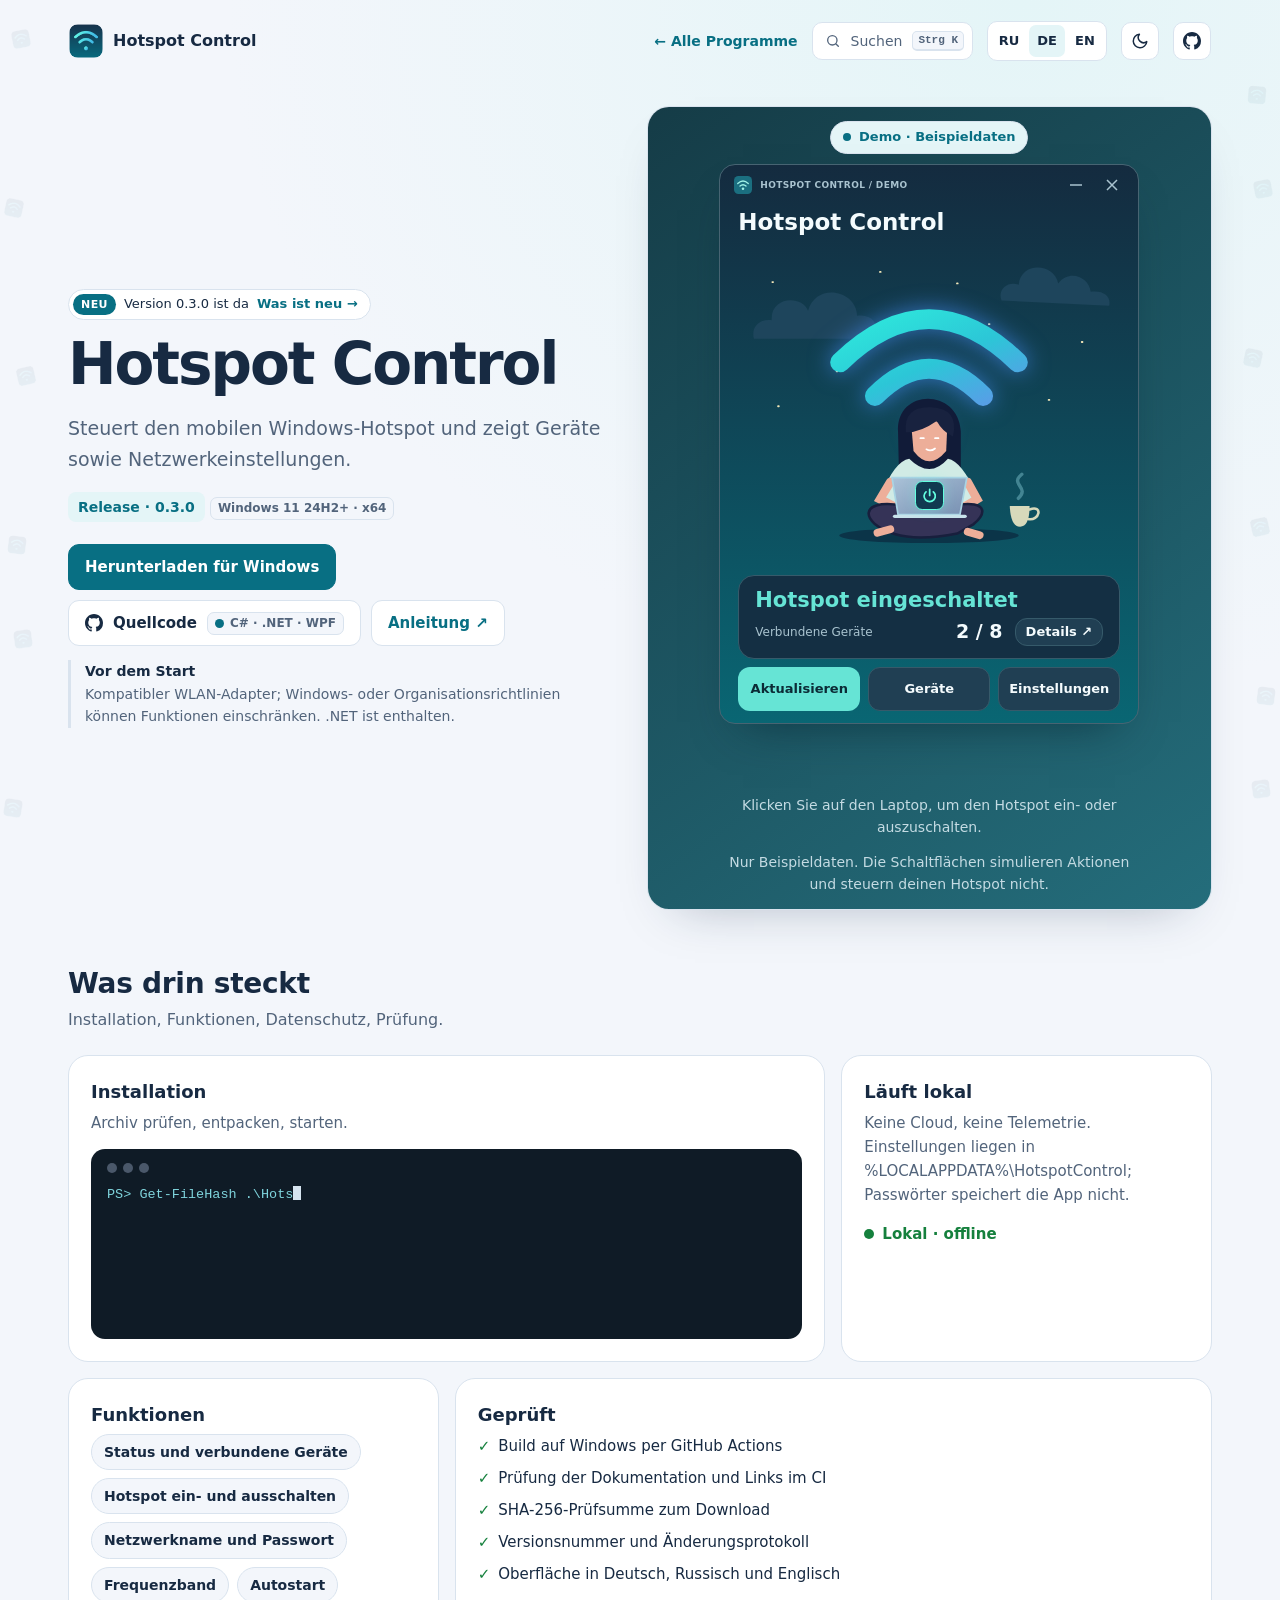
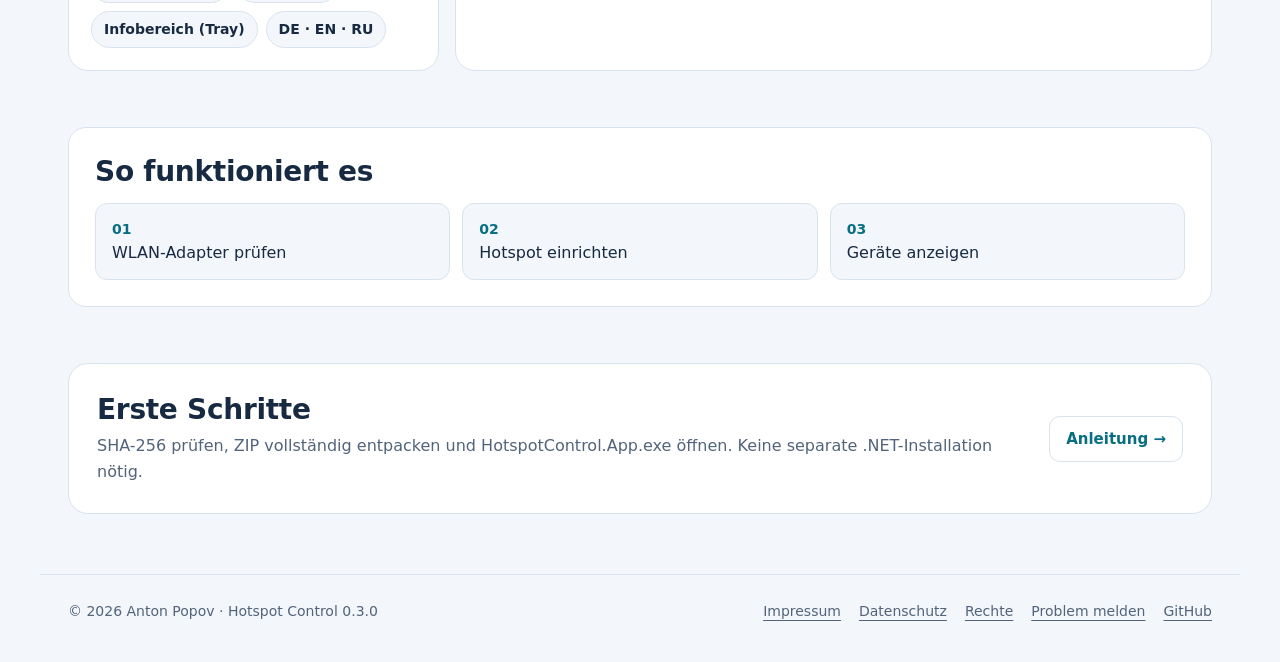
<file: index.html>
<!doctype html>
<html lang="de"><head><meta charset="utf-8"><meta name="viewport" content="width=device-width,initial-scale=1">
<meta name="description" content="Steuert den mobilen Windows-Hotspot und zeigt Geräte sowie Netzwerkeinstellungen."><title>Hotspot Control — Steuert den mobilen Windows-Hotspot und zeigt Geräte sowie Netzwerkeinstellungen</title>
<link rel="icon" href="presentation-icon.ico">
<script src="assets/kit/kit-theme.js"></script>
<link rel="stylesheet" href="assets/kit/kit.css?v=2026.11.16-1">
<link rel="stylesheet" href="presentation.css?v=cfb1ed99">
<script src="assets/kit/programs.js?v=2026.11.16-1" defer></script>
<script src="assets/kit/kit.js?v=2026.11.16-1" defer></script>
</head>
<body class="ppk-page">
<a class="ppk-skip" href="#main">Zum Inhalt</a>
<div class="ppk-nav-wrap" id="ppk-nav-wrap">
<nav class="ppk-nav" aria-label="Hauptnavigation"><a class="ppk-brand" href="index.html"><img src="presentation-icon.ico" alt="" width="34" height="34"><span>Hotspot Control</span></a><span class="ppk-spacer"></span><a class="ppk-back" href="https://popovantondev.github.io/popovantondev/index.html">← Alle Programme</a><button class="ppk-search-btn" type="button" data-ppk-open-search aria-label="Programme durchsuchen"><span>Suchen</span><kbd>Strg K</kbd></button><div class="ppk-langs"><a href="index-ru.html" lang="ru" hreflang="ru">RU</a><a href="index.html" lang="de" hreflang="de" aria-current="page">DE</a><a href="index-en.html" lang="en" hreflang="en">EN</a></div><button class="ppk-icon-btn ppk-theme-btn" type="button" data-ppk-theme aria-label="Farbschema wechseln"></button><a class="ppk-icon-btn ppk-gh-btn" href="https://github.com/popovantondev/HotspotControl" aria-label="GitHub"></a></nav>
</div>
<main class="ppk-shell" id="main">
<section class="ppk-hero"><div>
<a class="ppk-pill" href="https://github.com/popovantondev/HotspotControl/releases/tag/v0.3.0"><span class="ppk-new">NEU</span><span>Version 0.3.0 ist da</span> <span class="ppk-more">Was ist neu →</span></a>
<h1>Hotspot Control</h1><p class="ppk-lead">Steuert den mobilen Windows-Hotspot und zeigt Geräte sowie Netzwerkeinstellungen.</p>
<span class="ppk-status">Release · 0.3.0</span> <span class="ppk-chip">Windows 11 24H2+ · x64</span>
<div class="ppk-actions"><a class="ppk-btn ppk-btn-primary" href="https://github.com/popovantondev/HotspotControl/releases/tag/v0.3.0">Herunterladen für Windows</a><a class="ppk-btn ppk-btn-gh" href="https://github.com/popovantondev/HotspotControl">Quellcode <span class="ppk-chip"><i class="ppk-dot"></i>C# · .NET · WPF</span></a><a class="ppk-btn" href="Guide-de.html">Anleitung ↗</a></div>
<p class="ppk-requirements"><strong>Vor dem Start</strong>Kompatibler WLAN-Adapter; Windows- oder Organisationsrichtlinien können Funktionen einschränken. .NET ist enthalten.</p>
</div>
<figure class="ppk-preview"><div class="ppk-stage">
<!-- hotspot-demo:start -->
<link rel="stylesheet" href="assets/hotspot-demo.css?v=93572a50">
<div class="hsd" data-hotspot-demo hidden></div>
<script src="assets/hotspot-demo/strings-de.js?v=710bd7a7" defer></script>
<script src="assets/hotspot-demo.js?v=efd0f748" defer></script>
<!-- hotspot-demo:end -->
<div class="hsd-static"><a href="docs/images/demo-main-de.png"><img src="assets/web/demo-main-de.fcaf8861.webp" alt="Hotspot Control — Demo-Oberfläche mit künstlichen Daten. Vollständiges Bild öffnen." decoding="async" width="720" height="1230" fetchpriority="high"></a><p class="hsd-caption">Demo-Oberfläche mit künstlichen Daten. Vollständiges Bild öffnen.</p></div>
</div></figure>
</section>
<section class="ppk-bento-section ppk-section ppk-reveal" aria-labelledby="bento-title">
<h2 id="bento-title">Was drin steckt</h2><p class="ppk-sub">Installation, Funktionen, Datenschutz, Prüfung.</p>
<div class="ppk-bento">
<div class="ppk-tile ppk-wide"><h3>Installation</h3><p>Archiv prüfen, entpacken, starten.</p><div class="ppk-term" role="group" aria-label="Terminal"><div class="ppk-term-bar"><i></i><i></i><i></i></div><div class="ppk-term-out"><div class="ppk-ps">PS&gt; Get-FileHash .\HotspotControl-0.3.0-win-x64.zip -Algorithm SHA256</div><div class="ppk-ps">PS&gt; Get-Content .\HotspotControl-0.3.0-win-x64.zip.sha256</div><div class="ppk-dim">Beide Werte müssen übereinstimmen.</div><div class="ppk-ps">PS&gt; Expand-Archive .\HotspotControl-0.3.0-win-x64.zip -DestinationPath .\HotspotControl</div><div class="ppk-ps">PS&gt; .\HotspotControl\HotspotControl-0.3.0-win-x64\HotspotControl.App.exe</div></div></div></div>
<div class="ppk-tile"><h3>Läuft lokal</h3><p>Keine Cloud, keine Telemetrie. Einstellungen liegen in %LOCALAPPDATA%\HotspotControl; Passwörter speichert die App nicht.</p><span class="ppk-live">Lokal · offline</span></div>
<div class="ppk-tile"><h3>Funktionen</h3><div class="ppk-chips"><span>Status und verbundene Geräte</span><span>Hotspot ein- und ausschalten</span><span>Netzwerkname und Passwort</span><span>Frequenzband</span><span>Autostart</span><span>Infobereich (Tray)</span><span>DE · EN · RU</span></div></div>
<div class="ppk-tile ppk-wide"><h3>Geprüft</h3><ul class="ppk-checks"><li>Build auf Windows per GitHub Actions</li><li>Prüfung der Dokumentation und Links im CI</li><li>SHA-256-Prüfsumme zum Download</li><li>Versionsnummer und Änderungsprotokoll</li><li>Oberfläche in Deutsch, Russisch und Englisch</li></ul></div>
</div>
</section>
<section class="ppk-section ppk-process ppk-reveal" aria-labelledby="process-title"><h2 id="process-title">So funktioniert es</h2><ol class="ppk-flow"><li>WLAN-Adapter prüfen</li><li>Hotspot einrichten</li><li>Geräte anzeigen</li></ol></section>
<section class="ppk-section ppk-reveal"><div class="site-start"><div><h2>Erste Schritte</h2><p>SHA-256 prüfen, ZIP vollständig entpacken und HotspotControl.App.exe öffnen. Keine separate .NET-Installation nötig.</p></div><div class="ppk-actions"><a class="ppk-btn" href="Guide-de.html">Anleitung →</a></div></div></section>
</main>
<footer class="ppk-footer">
<span>© 2026 Anton Popov · Hotspot Control 0.3.0</span>
<nav aria-label="Rechtliches"><a href="https://popovantondev.github.io/popovantondev/impressum.html">Impressum</a><a href="https://popovantondev.github.io/popovantondev/datenschutz.html">Datenschutz</a><a href="https://github.com/popovantondev/HotspotControl/blob/main/RIGHTS.de.md">Rechte</a><a href="https://github.com/popovantondev/HotspotControl/issues/new/choose">Problem melden</a><a href="https://github.com/popovantondev/HotspotControl">GitHub</a></nav>
</footer>
</body></html>
</file>
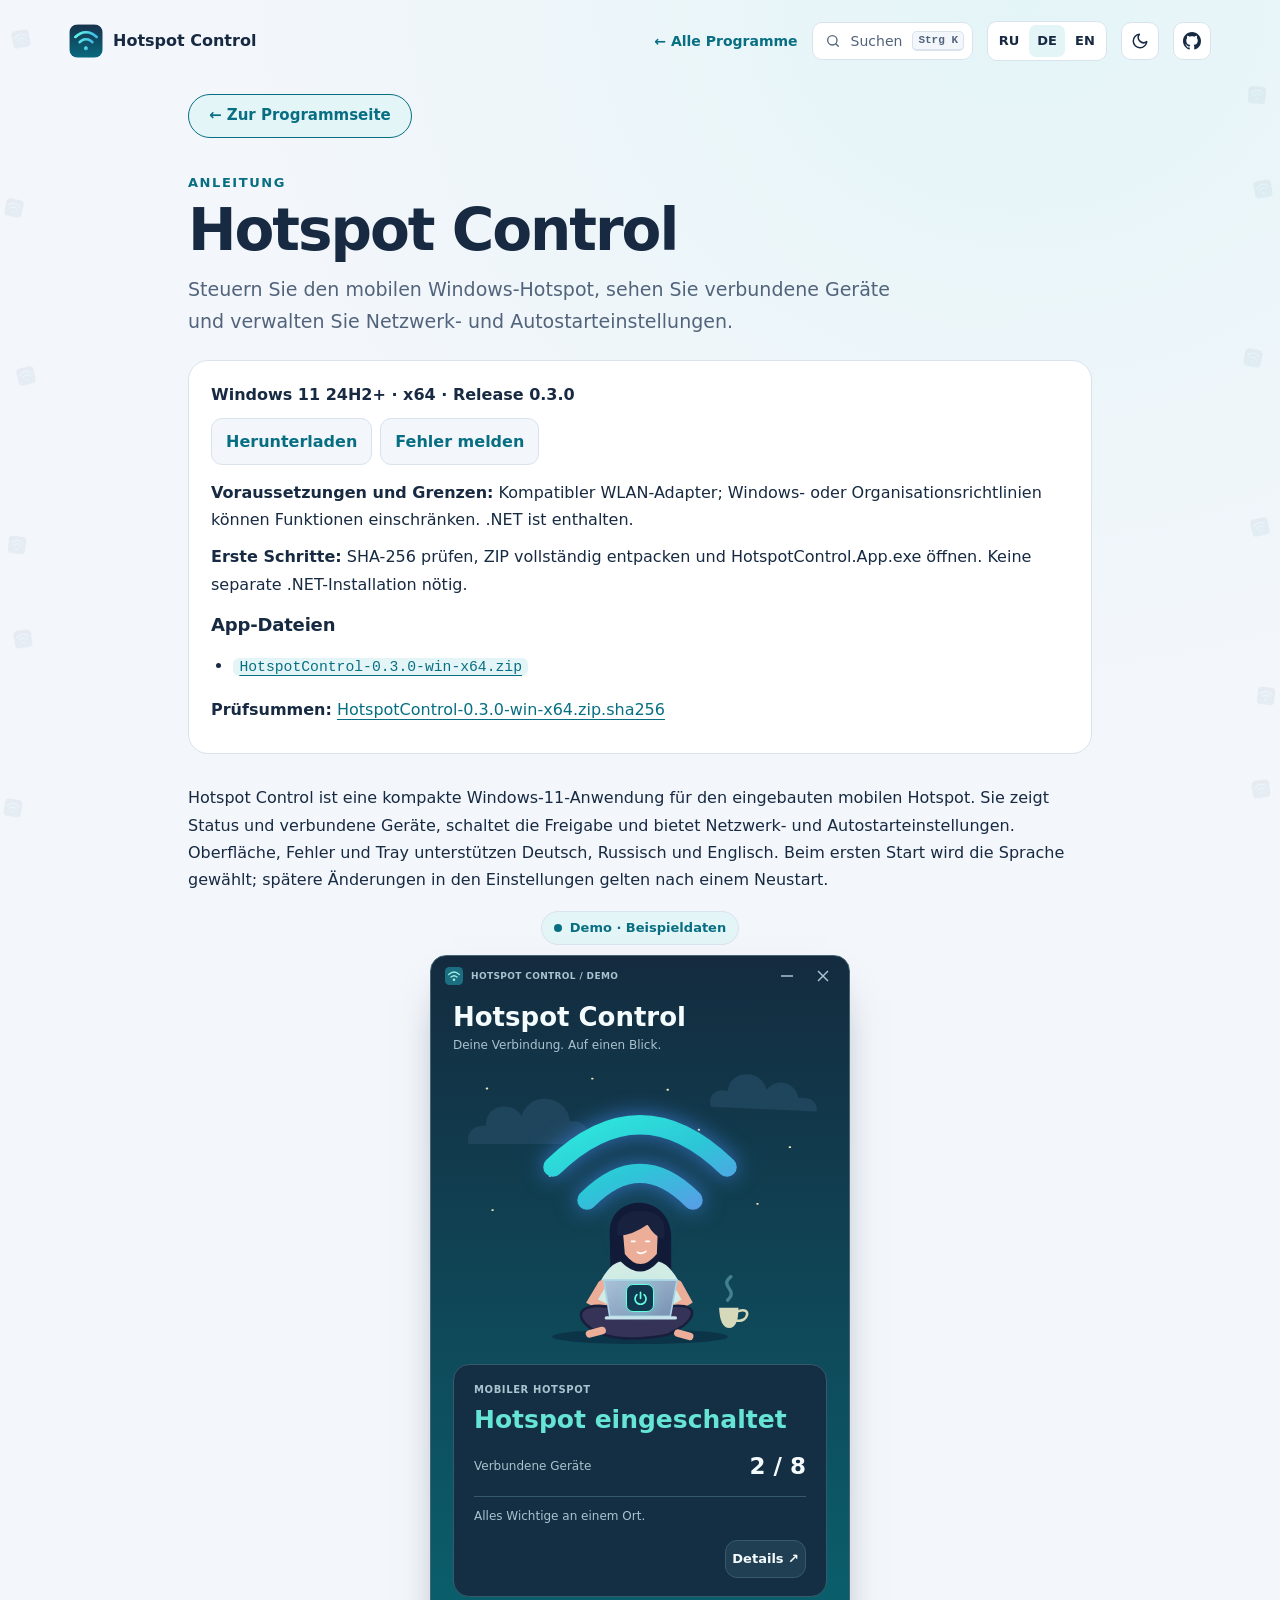
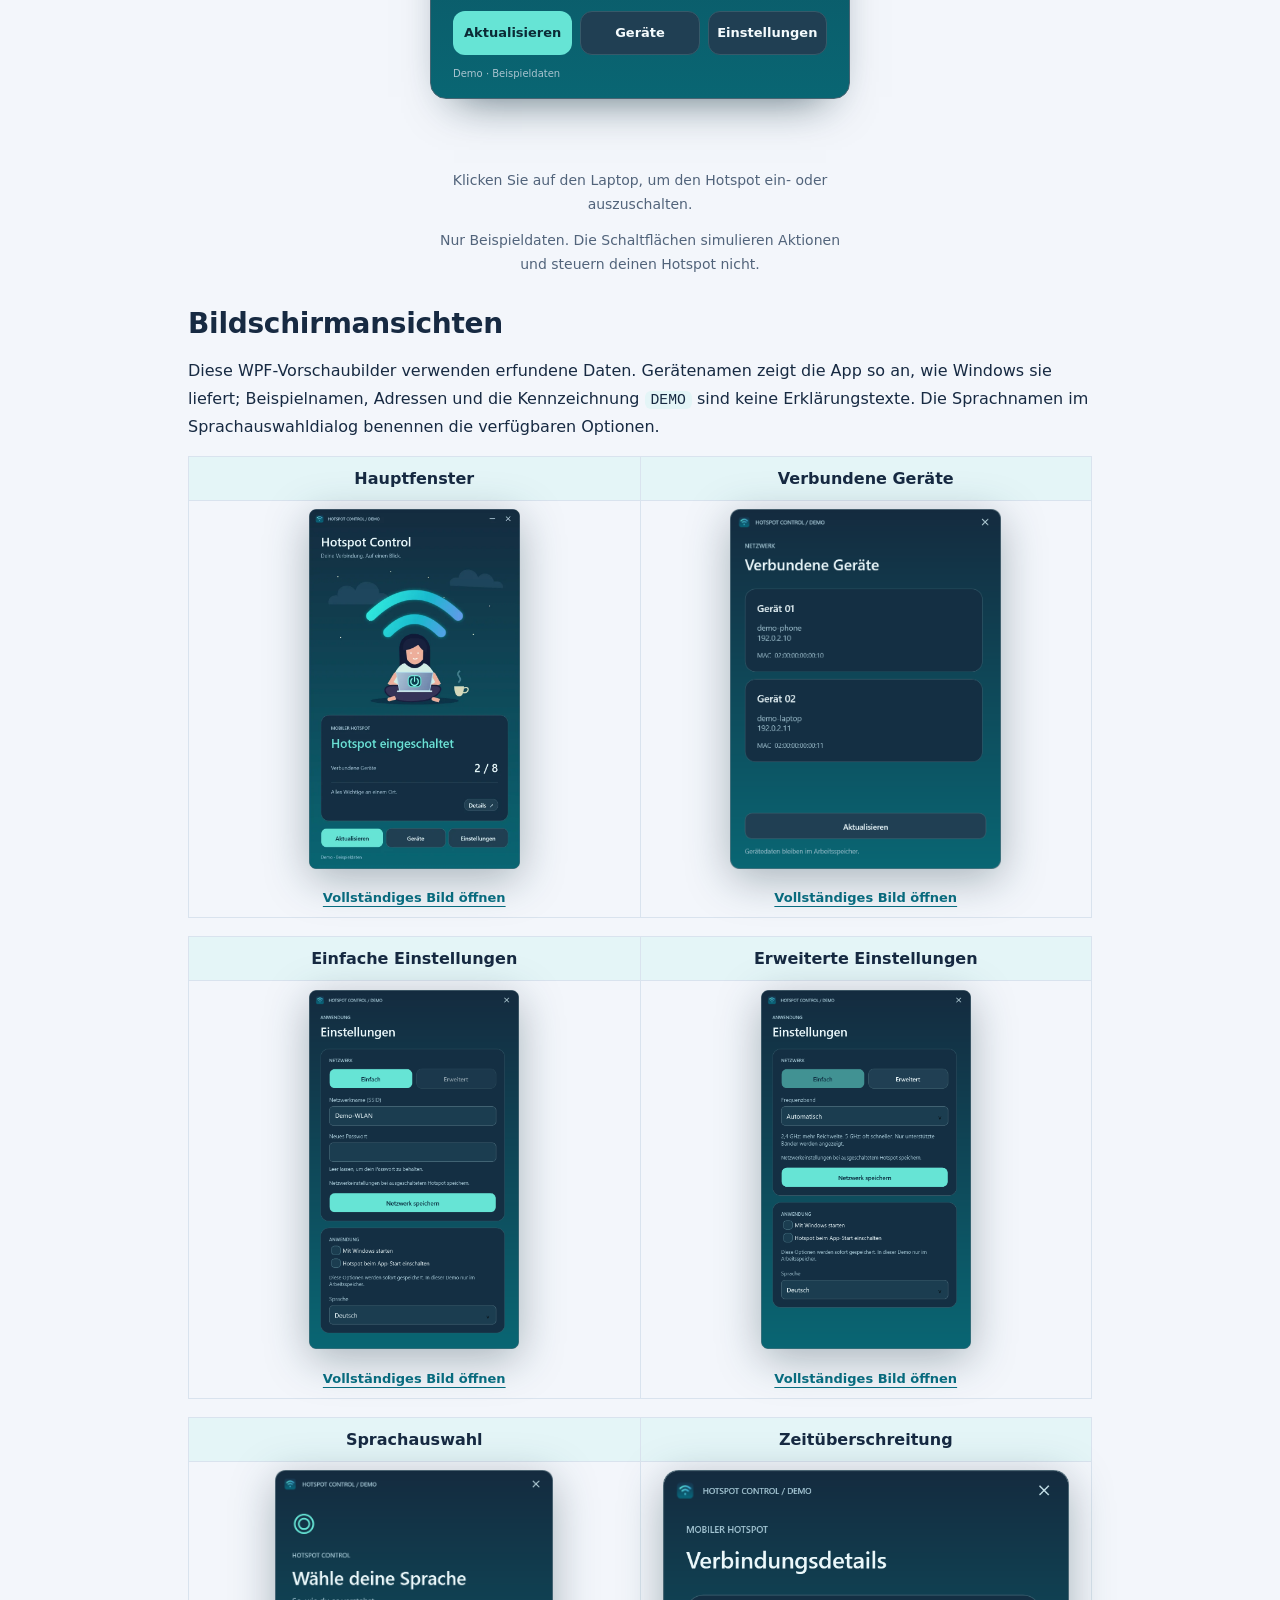
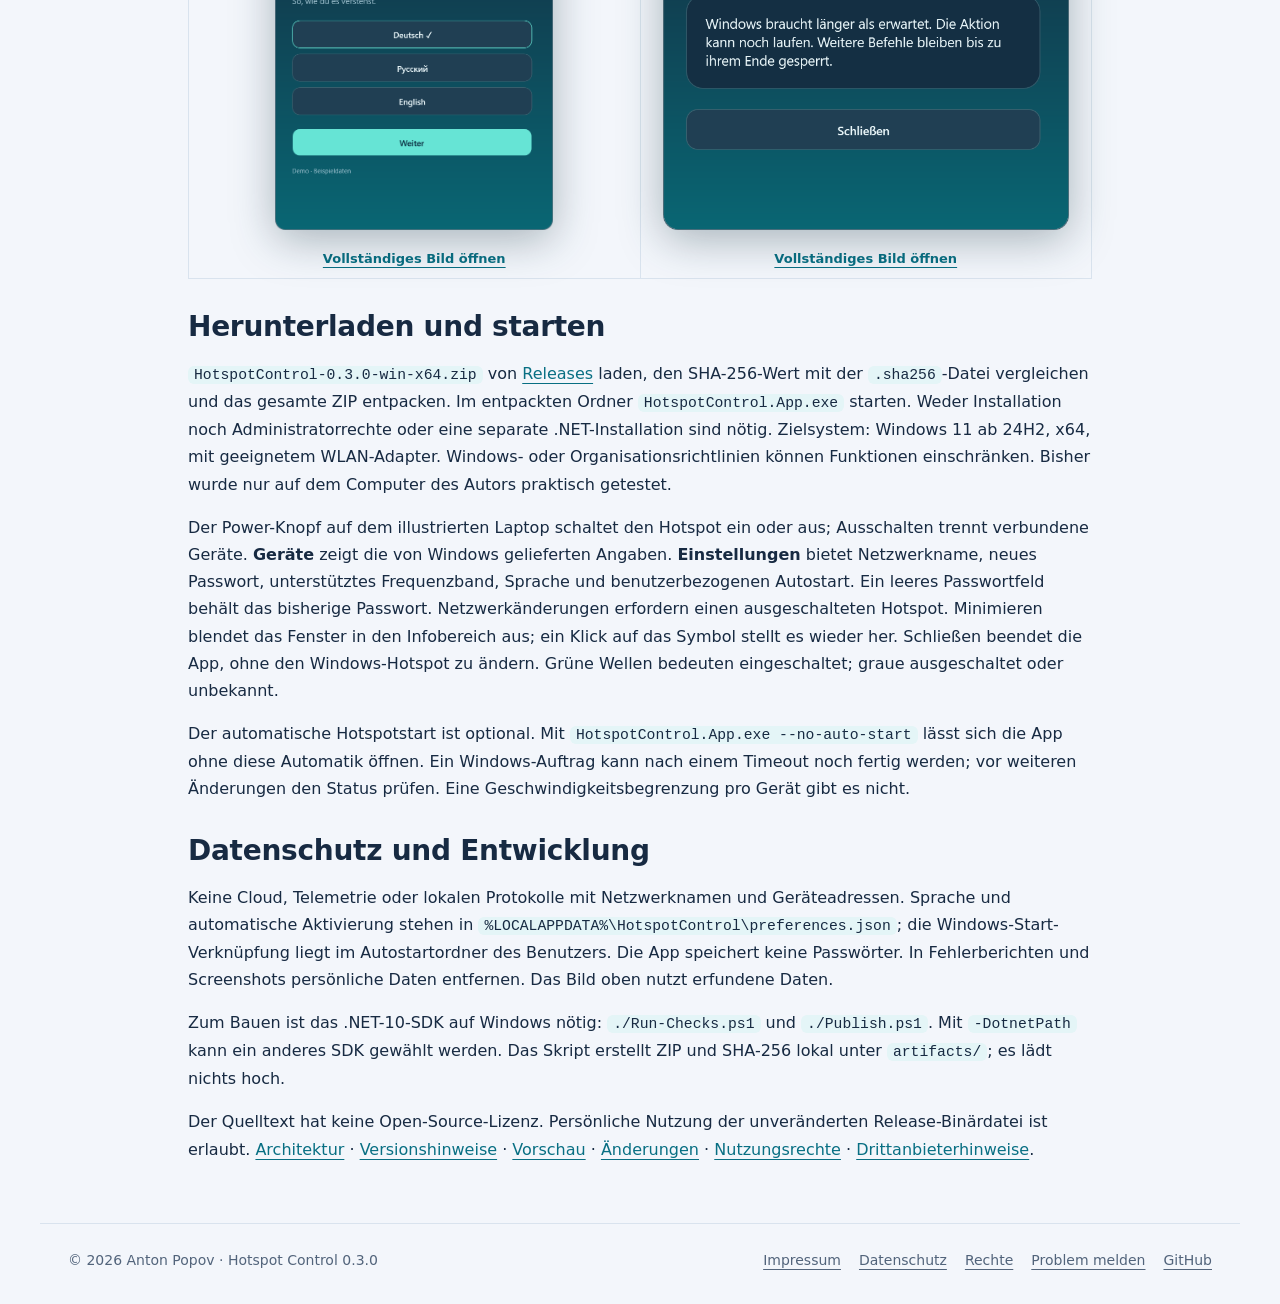
<file: Guide-de.html>
<!doctype html>
<html lang="de"><head><meta charset="utf-8"><meta name="viewport" content="width=device-width,initial-scale=1">
<meta name="description" content="Steuern Sie den mobilen Windows-Hotspot, sehen Sie verbundene Geräte und verwalten Sie Netzwerk- und Autostarteinstellungen."><title>Hotspot Control — Anleitung</title>
<!-- ppk-head:start -->
<link rel="icon" href="presentation-icon.ico">
<script src="assets/kit/kit-theme.js"></script>
<link rel="stylesheet" href="assets/kit/kit.css?v=2026.11.16-1">
<link rel="stylesheet" href="presentation.css?v=cfb1ed99">
<link rel="stylesheet" href="guide-polish.css?v=80c9c462">
<script src="assets/kit/programs.js?v=2026.11.16-1" defer></script>
<script src="assets/kit/kit.js?v=2026.11.16-1" defer></script>
<!-- ppk-head:end -->
</head>
<body class="ppk-page">
<!-- ppk-header:start -->
<a class="ppk-skip" href="#main">Zum Inhalt</a>
<div class="ppk-nav-wrap" id="ppk-nav-wrap">
<nav class="ppk-nav" aria-label="Hauptnavigation"><a class="ppk-brand" href="index.html"><img src="presentation-icon.ico" alt="" width="34" height="34"><span>Hotspot Control</span></a><span class="ppk-spacer"></span><a class="ppk-back" href="https://popovantondev.github.io/popovantondev/index.html">← Alle Programme</a><button class="ppk-search-btn" type="button" data-ppk-open-search aria-label="Programme durchsuchen"><span>Suchen</span><kbd>Strg K</kbd></button><div class="ppk-langs"><a href="Guide-ru.html" lang="ru" hreflang="ru">RU</a><a href="Guide-de.html" lang="de" hreflang="de" aria-current="page">DE</a><a href="Guide-en.html" lang="en" hreflang="en">EN</a></div><button class="ppk-icon-btn ppk-theme-btn" type="button" data-ppk-theme aria-label="Farbschema wechseln"></button><a class="ppk-icon-btn ppk-gh-btn" href="https://github.com/popovantondev/HotspotControl" aria-label="GitHub"></a></nav>
</div>
<!-- ppk-header:end -->
<main class="ppk-shell ppk-prose guide" id="main">
<!-- ppk-guide-home:start --><p class="guide-home"><a class="guide-home-link" href="index.html">← Zur Programmseite</a></p><!-- ppk-guide-home:end -->
<!-- guide-hero:start --><section class="guide-hero"><p class="guide-kicker">Anleitung</p><h1>Hotspot Control</h1><p class="guide-lead">Steuern Sie den mobilen Windows-Hotspot, sehen Sie verbundene Geräte und verwalten Sie Netzwerk- und Autostarteinstellungen.</p></section><!-- guide-hero:end -->
<!-- public-release:start -->
<section class="topic release-summary" aria-label="Erste Schritte">
<p><strong>Windows 11 24H2+ · x64 · Release 0.3.0</strong></p>
<p class="release-actions"><a class="release-link" href="https://github.com/popovantondev/HotspotControl/releases/tag/v0.3.0">Herunterladen</a> <a class="release-link" href="https://github.com/popovantondev/HotspotControl/issues/new/choose">Fehler melden</a></p>
<p><strong>Voraussetzungen und Grenzen:</strong> Kompatibler WLAN-Adapter; Windows- oder Organisationsrichtlinien können Funktionen einschränken. .NET ist enthalten.</p>
<p><strong>Erste Schritte:</strong> SHA-256 prüfen, ZIP vollständig entpacken und HotspotControl.App.exe öffnen. Keine separate .NET-Installation nötig.</p>
<h2>App-Dateien</h2>
<ul>
<li><a href="https://github.com/popovantondev/HotspotControl/releases/download/v0.3.0/HotspotControl-0.3.0-win-x64.zip"><code>HotspotControl-0.3.0-win-x64.zip</code></a></li>
</ul>
<p><strong>Prüfsummen:</strong> <a href="https://github.com/popovantondev/HotspotControl/releases/download/v0.3.0/HotspotControl-0.3.0-win-x64.zip.sha256">HotspotControl-0.3.0-win-x64.zip.sha256</a></p>
</section>
<!-- public-release:end -->
<section class="overview">
<p>Hotspot Control ist eine kompakte Windows-11-Anwendung für den eingebauten mobilen Hotspot. Sie zeigt Status und verbundene Geräte, schaltet die Freigabe und bietet Netzwerk- und Autostarteinstellungen. Oberfläche, Fehler und Tray unterstützen Deutsch, Russisch und Englisch. Beim ersten Start wird die Sprache gewählt; spätere Änderungen in den Einstellungen gelten nach einem Neustart.</p>
<!-- hotspot-demo:start -->
<link rel="stylesheet" href="assets/hotspot-demo.css?v=93572a50">
<div class="hsd" data-hotspot-demo hidden></div>
<script src="assets/hotspot-demo/strings-de.js?v=710bd7a7" defer></script>
<script src="assets/hotspot-demo.js?v=efd0f748" defer></script>
<!-- hotspot-demo:end -->
<p class="hsd-static"><a class="guide-full-image" href="docs/images/demo-main-de.png" aria-label="Vollständiges Bild öffnen"><img src="assets/web/demo-main-de.fcaf8861.webp" alt="Hotspot Control mit fiktiven Demodaten" width="720" height="1230" decoding="async" /></a></p>
</section><section class="topic"><h2 id="bildschirmansichten">Bildschirmansichten</h2>
<p>Diese WPF-Vorschaubilder verwenden erfundene Daten. Gerätenamen zeigt die App so an, wie Windows sie liefert; Beispielnamen, Adressen und die Kennzeichnung <code>DEMO</code> sind keine Erklärungstexte. Die Sprachnamen im Sprachauswahldialog benennen die verfügbaren Optionen.</p>
<table>
<thead>
<tr>
<th>Hauptfenster</th>
<th>Verbundene Geräte</th>
</tr>
</thead>
<tbody>
<tr>
<td><a class="guide-full-image" href="docs/images/screenshots/de/main.png" aria-label="Vollständiges Bild öffnen"><img src="assets/web/main.fcaf8861.webp" alt="Hauptfenster" width="720" height="1230" loading="lazy" decoding="async" /></a></td>
<td><a class="guide-full-image" href="docs/images/screenshots/de/devices.png" aria-label="Vollständiges Bild öffnen"><img src="docs/images/screenshots/de/devices.png" alt="Verbundene Geräte" width="690" height="915" loading="lazy" decoding="async" /></a></td>
</tr>
</tbody>
</table>
<table>
<thead>
<tr>
<th>Einfache Einstellungen</th>
<th>Erweiterte Einstellungen</th>
</tr>
</thead>
<tbody>
<tr>
<td><a class="guide-full-image" href="docs/images/screenshots/de/settings-simple.png" aria-label="Vollständiges Bild öffnen"><img src="docs/images/screenshots/de/settings-simple.png" alt="Einfache Einstellungen" width="690" height="1185" loading="lazy" decoding="async" /></a></td>
<td><a class="guide-full-image" href="docs/images/screenshots/de/settings-advanced.png" aria-label="Vollständiges Bild öffnen"><img src="docs/images/screenshots/de/settings-advanced.png" alt="Erweiterte Einstellungen" width="690" height="1185" loading="lazy" decoding="async" /></a></td>
</tr>
</tbody>
</table>
<table>
<thead>
<tr>
<th>Sprachauswahl</th>
<th>Zeitüberschreitung</th>
</tr>
</thead>
<tbody>
<tr>
<td><a class="guide-full-image" href="docs/images/screenshots/de/language-selection.png" aria-label="Vollständiges Bild öffnen"><img src="docs/images/screenshots/de/language-selection.png" alt="Sprachauswahl" width="660" height="855" loading="lazy" decoding="async" /></a></td>
<td><a class="guide-full-image" href="docs/images/screenshots/de/timeout-message.png" aria-label="Vollständiges Bild öffnen"><img src="docs/images/screenshots/de/timeout-message.png" alt="Meldung bei Zeitüberschreitung" width="660" height="585" loading="lazy" decoding="async" /></a></td>
</tr>
</tbody>
</table>
</section><section class="topic"><h2 id="herunterladen-und-starten">Herunterladen und starten</h2>
<p><code>HotspotControl-0.3.0-win-x64.zip</code> von <a href="https://github.com/popovantondev/HotspotControl/releases/tag/v0.3.0">Releases</a> laden, den SHA-256-Wert mit der <code>.sha256</code>-Datei vergleichen und das gesamte ZIP entpacken. Im entpackten Ordner <code>HotspotControl.App.exe</code> starten. Weder Installation noch Administratorrechte oder eine separate .NET-Installation sind nötig. Zielsystem: Windows 11 ab 24H2, x64, mit geeignetem WLAN-Adapter. Windows- oder Organisationsrichtlinien können Funktionen einschränken. Bisher wurde nur auf dem Computer des Autors praktisch getestet.</p>
<p>Der Power-Knopf auf dem illustrierten Laptop schaltet den Hotspot ein oder aus; Ausschalten trennt verbundene Geräte. <strong>Geräte</strong> zeigt die von Windows gelieferten Angaben. <strong>Einstellungen</strong> bietet Netzwerkname, neues Passwort, unterstütztes Frequenzband, Sprache und benutzerbezogenen Autostart. Ein leeres Passwortfeld behält das bisherige Passwort. Netzwerkänderungen erfordern einen ausgeschalteten Hotspot. Minimieren blendet das Fenster in den Infobereich aus; ein Klick auf das Symbol stellt es wieder her. Schließen beendet die App, ohne den Windows-Hotspot zu ändern. Grüne Wellen bedeuten eingeschaltet; graue ausgeschaltet oder unbekannt.</p>
<p>Der automatische Hotspotstart ist optional. Mit <code>HotspotControl.App.exe --no-auto-start</code> lässt sich die App ohne diese Automatik öffnen. Ein Windows-Auftrag kann nach einem Timeout noch fertig werden; vor weiteren Änderungen den Status prüfen. Eine Geschwindigkeitsbegrenzung pro Gerät gibt es nicht.</p>
</section><section class="topic"><h2 id="datenschutz-und-entwicklung">Datenschutz und Entwicklung</h2>
<p>Keine Cloud, Telemetrie oder lokalen Protokolle mit Netzwerknamen und Geräteadressen. Sprache und automatische Aktivierung stehen in <code>%LOCALAPPDATA%\HotspotControl\preferences.json</code>; die Windows-Start-Verknüpfung liegt im Autostartordner des Benutzers. Die App speichert keine Passwörter. In Fehlerberichten und Screenshots persönliche Daten entfernen. Das Bild oben nutzt erfundene Daten.</p>
<p>Zum Bauen ist das .NET-10-SDK auf Windows nötig: <code>./Run-Checks.ps1</code> und <code>./Publish.ps1</code>. Mit <code>-DotnetPath</code> kann ein anderes SDK gewählt werden. Das Skript erstellt ZIP und SHA-256 lokal unter <code>artifacts/</code>; es lädt nichts hoch.</p>
<p>Der Quelltext hat keine Open-Source-Lizenz. Persönliche Nutzung der unveränderten Release-Binärdatei ist erlaubt. <a href="https://github.com/popovantondev/HotspotControl/blob/main/docs/ARCHITECTURE.de.md">Architektur</a> · <a href="https://github.com/popovantondev/HotspotControl/blob/main/docs/RELEASE_0.3.0.de.md">Versionshinweise</a> · <a href="https://github.com/popovantondev/HotspotControl/blob/main/docs/PREVIEW.de.md">Vorschau</a> · <a href="https://github.com/popovantondev/HotspotControl/blob/main/CHANGELOG.de.md">Änderungen</a> · <a href="https://github.com/popovantondev/HotspotControl/blob/main/RIGHTS.de.md">Nutzungsrechte</a> · <a href="https://github.com/popovantondev/HotspotControl/blob/main/THIRD_PARTY_NOTICES.de.md">Drittanbieterhinweise</a>.</p>
</section>
</main>
<!-- ppk-footer:start -->
<footer class="ppk-footer">
<span>© 2026 Anton Popov · Hotspot Control 0.3.0</span>
<nav aria-label="Rechtliches"><a href="https://popovantondev.github.io/popovantondev/impressum.html">Impressum</a><a href="https://popovantondev.github.io/popovantondev/datenschutz.html">Datenschutz</a><a href="https://github.com/popovantondev/HotspotControl/blob/main/RIGHTS.de.md">Rechte</a><a href="https://github.com/popovantondev/HotspotControl/issues/new/choose">Problem melden</a><a href="https://github.com/popovantondev/HotspotControl">GitHub</a></nav>
</footer>
<!-- ppk-footer:end -->
</body></html>
</file>
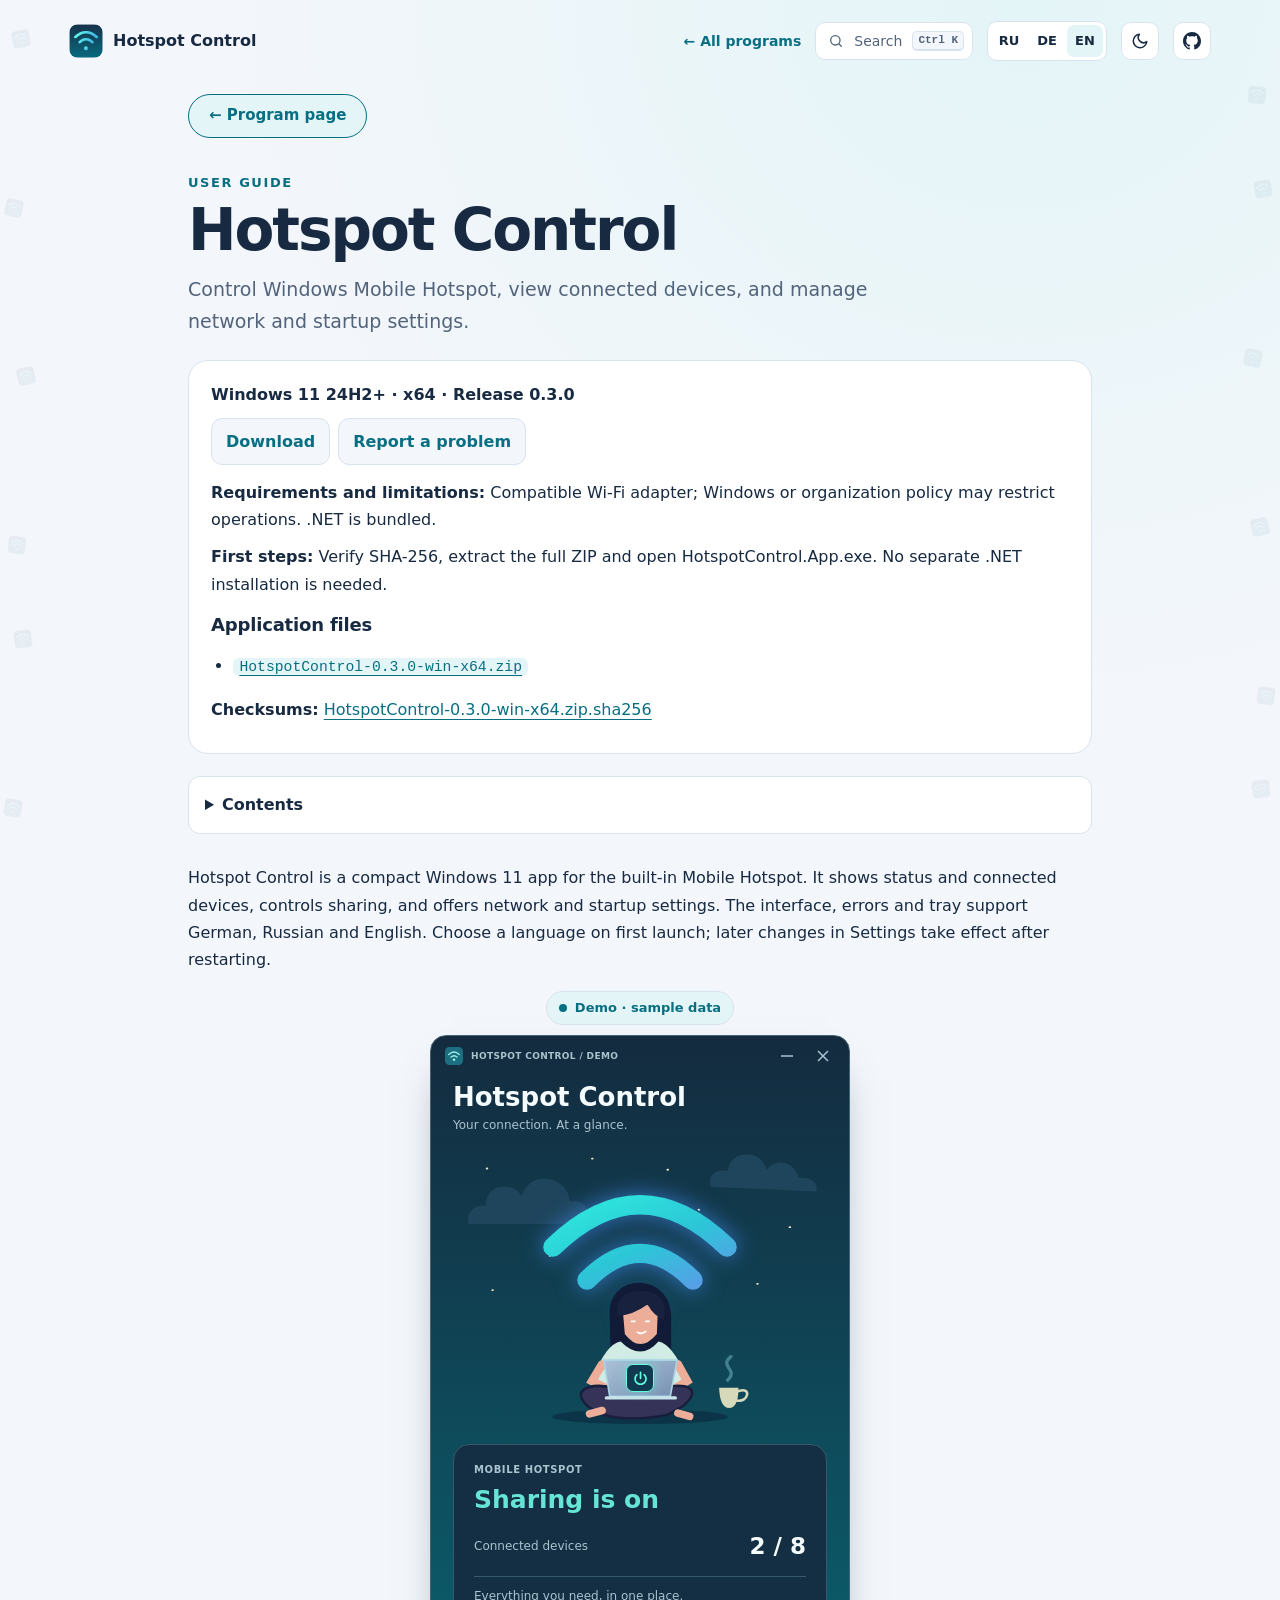
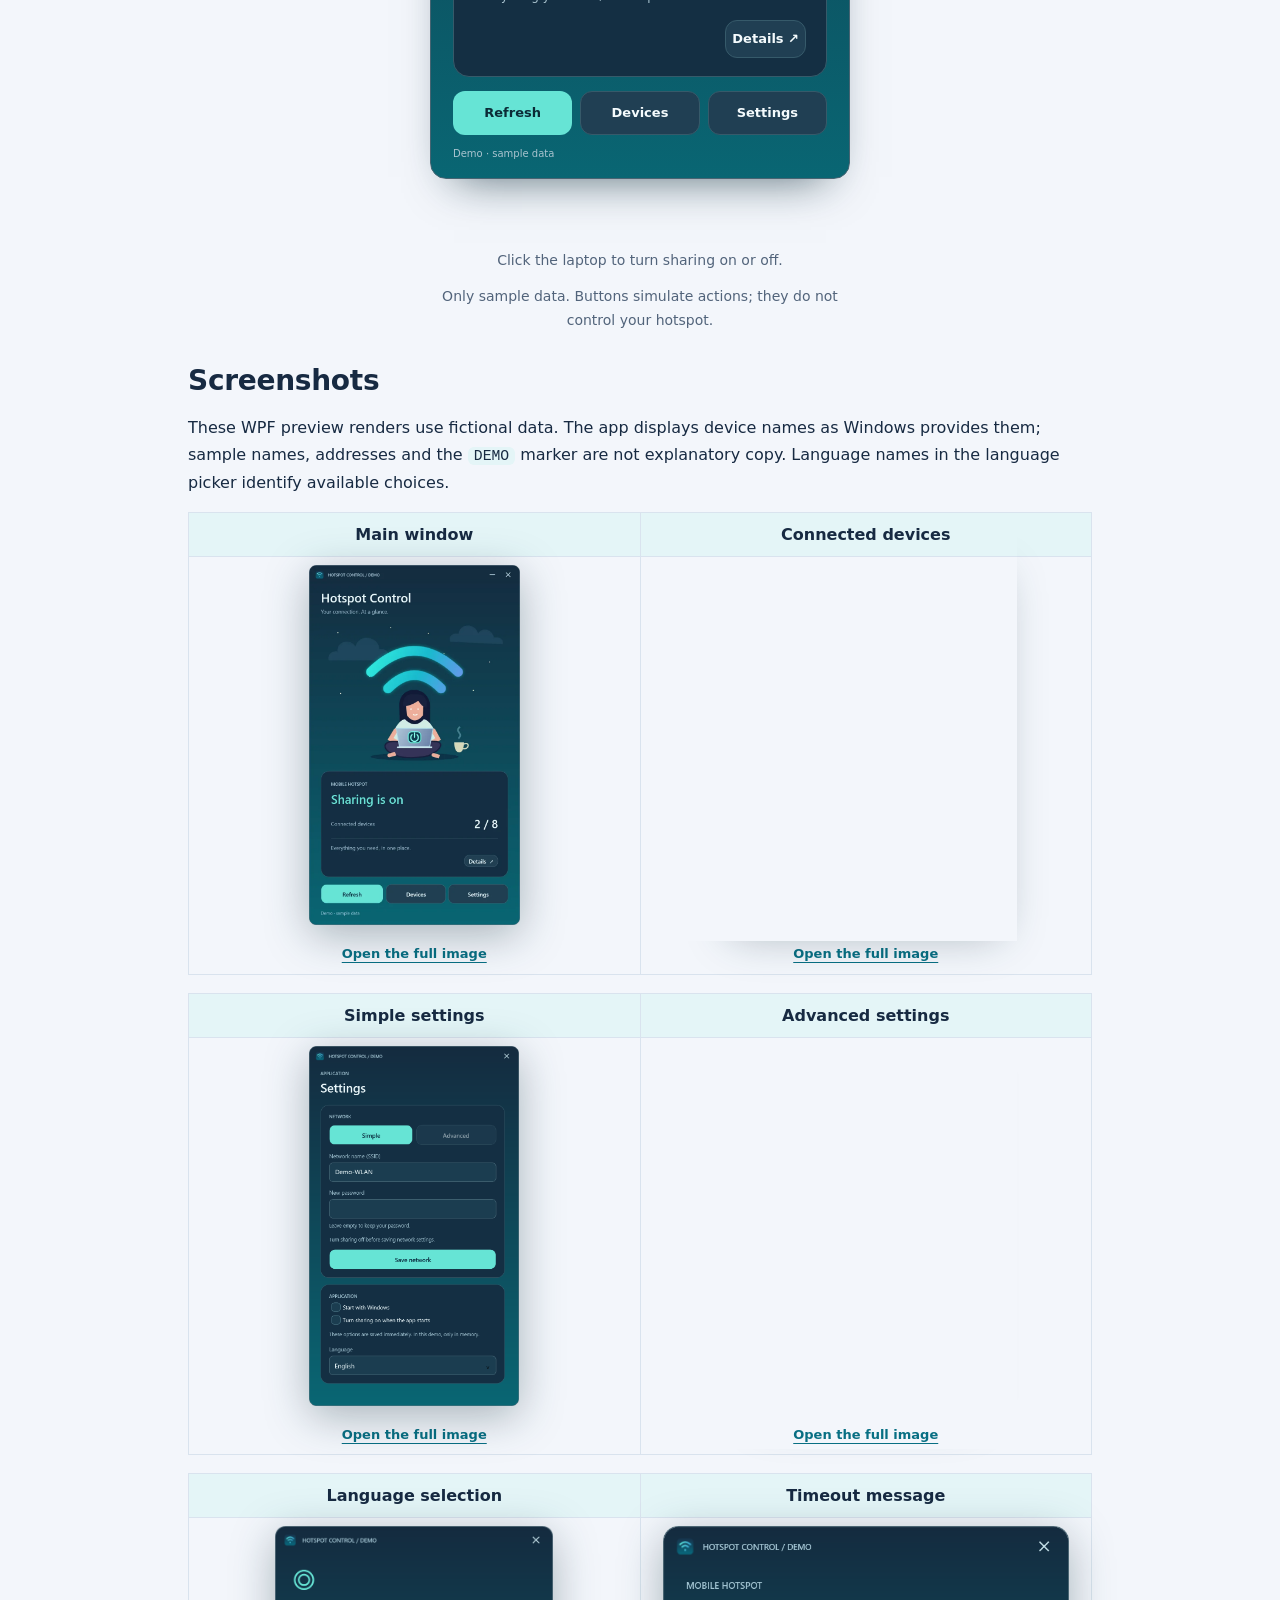
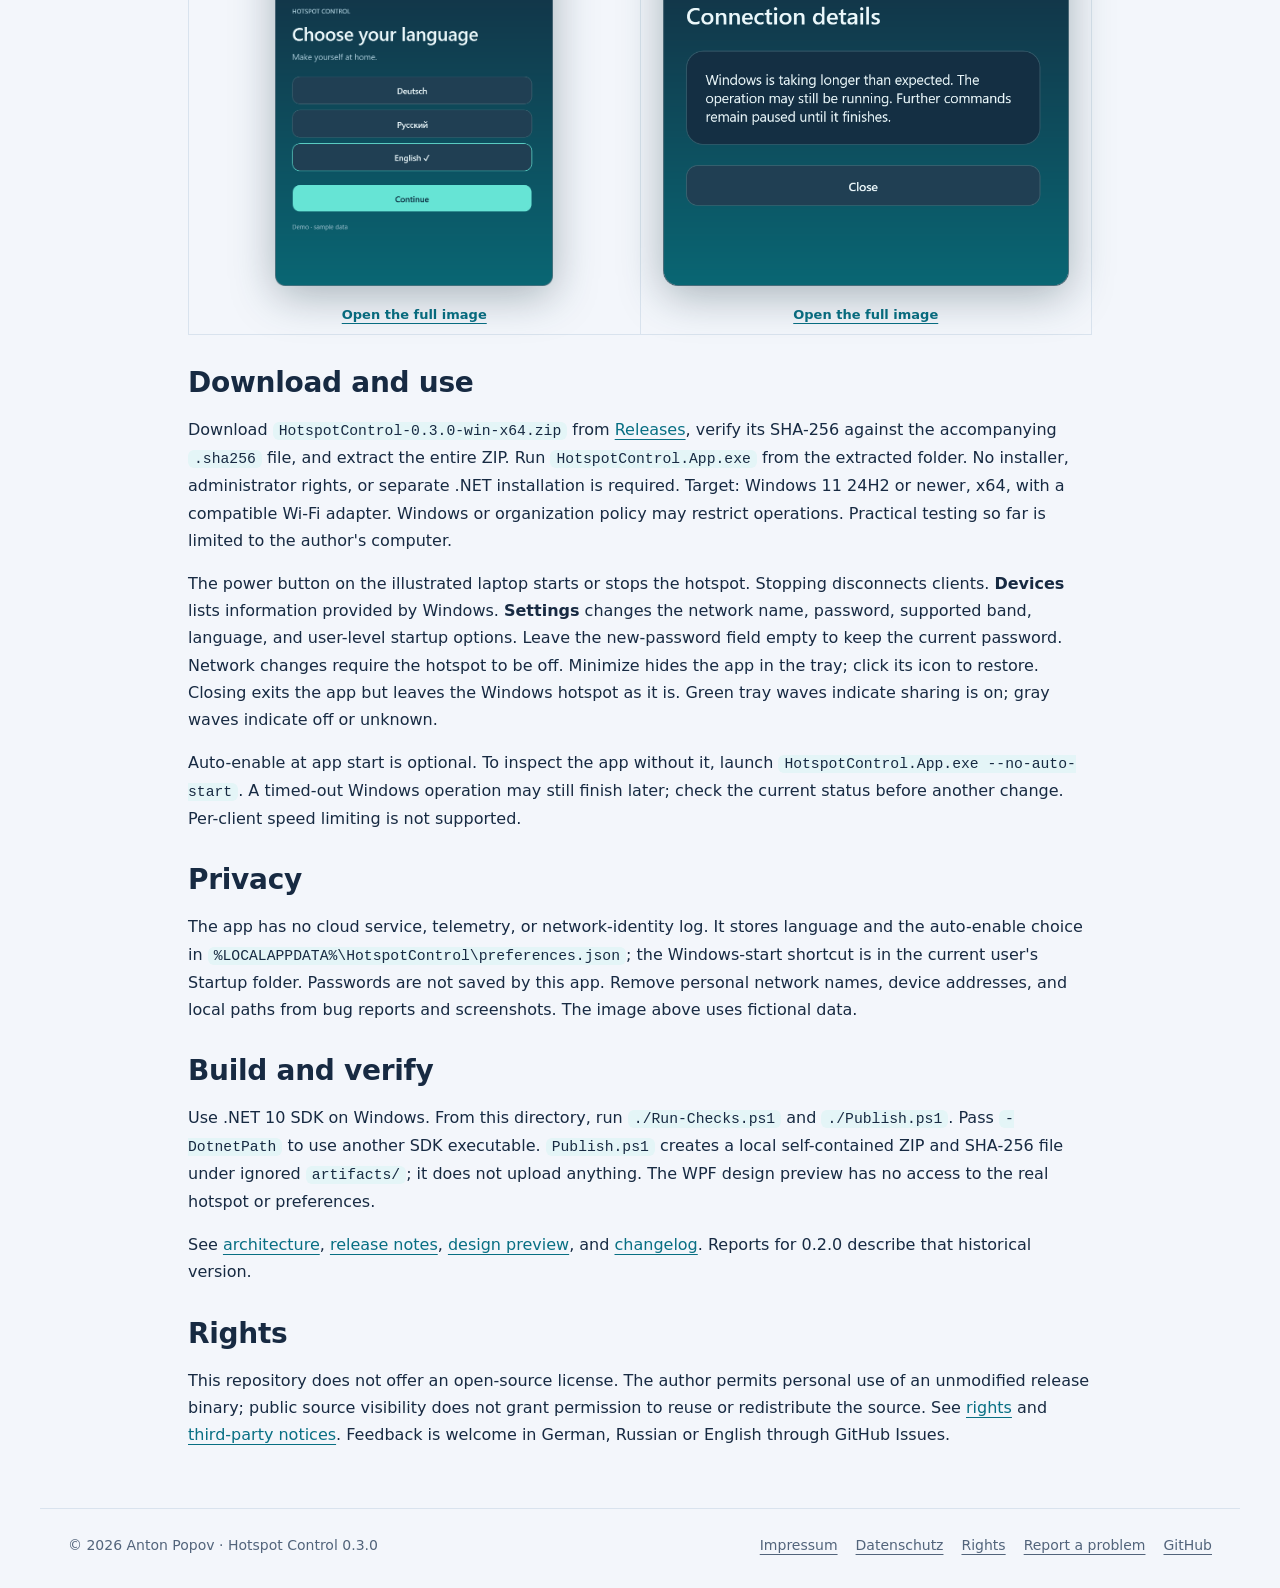
<file: Guide-en.html>
<!doctype html>
<html lang="en"><head><meta charset="utf-8"><meta name="viewport" content="width=device-width,initial-scale=1">
<meta name="description" content="Control Windows Mobile Hotspot, view connected devices, and manage network and startup settings."><title>Hotspot Control — User guide</title>
<!-- ppk-head:start -->
<link rel="icon" href="presentation-icon.ico">
<script src="assets/kit/kit-theme.js"></script>
<link rel="stylesheet" href="assets/kit/kit.css?v=2026.11.16-1">
<link rel="stylesheet" href="presentation.css?v=cfb1ed99">
<link rel="stylesheet" href="guide-polish.css?v=80c9c462">
<script src="assets/kit/programs.js?v=2026.11.16-1" defer></script>
<script src="assets/kit/kit.js?v=2026.11.16-1" defer></script>
<!-- ppk-head:end -->
</head>
<body class="ppk-page">
<!-- ppk-header:start -->
<a class="ppk-skip" href="#main">Skip to content</a>
<div class="ppk-nav-wrap" id="ppk-nav-wrap">
<nav class="ppk-nav" aria-label="Main navigation"><a class="ppk-brand" href="index-en.html"><img src="presentation-icon.ico" alt="" width="34" height="34"><span>Hotspot Control</span></a><span class="ppk-spacer"></span><a class="ppk-back" href="https://popovantondev.github.io/popovantondev/index-en.html">← All programs</a><button class="ppk-search-btn" type="button" data-ppk-open-search aria-label="Search programs"><span>Search</span><kbd>Ctrl K</kbd></button><div class="ppk-langs"><a href="Guide-ru.html" lang="ru" hreflang="ru">RU</a><a href="Guide-de.html" lang="de" hreflang="de">DE</a><a href="Guide-en.html" lang="en" hreflang="en" aria-current="page">EN</a></div><button class="ppk-icon-btn ppk-theme-btn" type="button" data-ppk-theme aria-label="Switch colour scheme"></button><a class="ppk-icon-btn ppk-gh-btn" href="https://github.com/popovantondev/HotspotControl" aria-label="GitHub"></a></nav>
</div>
<!-- ppk-header:end -->
<main class="ppk-shell ppk-prose guide" id="main">
<!-- ppk-guide-home:start --><p class="guide-home"><a class="guide-home-link" href="index-en.html">← Program page</a></p><!-- ppk-guide-home:end -->
<!-- guide-hero:start --><section class="guide-hero"><p class="guide-kicker">User guide</p><h1>Hotspot Control</h1><p class="guide-lead">Control Windows Mobile Hotspot, view connected devices, and manage network and startup settings.</p></section><!-- guide-hero:end -->
<!-- public-release:start -->
<section class="topic release-summary" aria-label="First steps">
<p><strong>Windows 11 24H2+ · x64 · Release 0.3.0</strong></p>
<p class="release-actions"><a class="release-link" href="https://github.com/popovantondev/HotspotControl/releases/tag/v0.3.0">Download</a> <a class="release-link" href="https://github.com/popovantondev/HotspotControl/issues/new/choose">Report a problem</a></p>
<p><strong>Requirements and limitations:</strong> Compatible Wi-Fi adapter; Windows or organization policy may restrict operations. .NET is bundled.</p>
<p><strong>First steps:</strong> Verify SHA-256, extract the full ZIP and open HotspotControl.App.exe. No separate .NET installation is needed.</p>
<h2>Application files</h2>
<ul>
<li><a href="https://github.com/popovantondev/HotspotControl/releases/download/v0.3.0/HotspotControl-0.3.0-win-x64.zip"><code>HotspotControl-0.3.0-win-x64.zip</code></a></li>
</ul>
<p><strong>Checksums:</strong> <a href="https://github.com/popovantondev/HotspotControl/releases/download/v0.3.0/HotspotControl-0.3.0-win-x64.zip.sha256">HotspotControl-0.3.0-win-x64.zip.sha256</a></p>
</section>
<!-- public-release:end -->
<!-- guide-polish:start --><aside class="guide-tools"><details><summary>Contents</summary><ol><li><a href="#screenshots">Screenshots</a></li><li><a href="#download-and-use">Download and use</a></li><li><a href="#privacy">Privacy</a></li><li><a href="#build-and-verify">Build and verify</a></li><li><a href="#rights">Rights</a></li></ol></details></aside><!-- guide-polish:end -->
<section class="overview">
<p>Hotspot Control is a compact Windows 11 app for the built-in Mobile Hotspot. It shows status and connected devices, controls sharing, and offers network and startup settings. The interface, errors and tray support German, Russian and English. Choose a language on first launch; later changes in Settings take effect after restarting.</p>
<!-- hotspot-demo:start -->
<link rel="stylesheet" href="assets/hotspot-demo.css?v=93572a50">
<div class="hsd" data-hotspot-demo hidden></div>
<script src="assets/hotspot-demo/strings-en.js?v=24cd3c91" defer></script>
<script src="assets/hotspot-demo.js?v=efd0f748" defer></script>
<!-- hotspot-demo:end -->
<p class="hsd-static"><a class="guide-full-image" href="docs/images/demo-main-en.png" aria-label="Open the full image"><img src="assets/web/demo-main-en.1774b7c7.webp" alt="Hotspot Control with fictional demo data" width="720" height="1230" decoding="async" /></a></p>
</section><section class="topic"><h2 id="screenshots">Screenshots</h2>
<p>These WPF preview renders use fictional data. The app displays device names as Windows provides them; sample names, addresses and the <code>DEMO</code> marker are not explanatory copy. Language names in the language picker identify available choices.</p>
<table>
<thead>
<tr>
<th>Main window</th>
<th>Connected devices</th>
</tr>
</thead>
<tbody>
<tr>
<td><a class="guide-full-image" href="docs/images/screenshots/en/main.png" aria-label="Open the full image"><img src="assets/web/main.1774b7c7.webp" alt="Main window" width="720" height="1230" loading="lazy" decoding="async" /></a></td>
<td><a class="guide-full-image" href="docs/images/screenshots/en/devices.png" aria-label="Open the full image"><img src="docs/images/screenshots/en/devices.png" alt="Connected devices" width="690" height="915" loading="lazy" decoding="async" /></a></td>
</tr>
</tbody>
</table>
<table>
<thead>
<tr>
<th>Simple settings</th>
<th>Advanced settings</th>
</tr>
</thead>
<tbody>
<tr>
<td><a class="guide-full-image" href="docs/images/screenshots/en/settings-simple.png" aria-label="Open the full image"><img src="docs/images/screenshots/en/settings-simple.png" alt="Simple settings" width="690" height="1185" loading="lazy" decoding="async" /></a></td>
<td><a class="guide-full-image" href="docs/images/screenshots/en/settings-advanced.png" aria-label="Open the full image"><img src="docs/images/screenshots/en/settings-advanced.png" alt="Advanced settings" width="690" height="1185" loading="lazy" decoding="async" /></a></td>
</tr>
</tbody>
</table>
<table>
<thead>
<tr>
<th>Language selection</th>
<th>Timeout message</th>
</tr>
</thead>
<tbody>
<tr>
<td><a class="guide-full-image" href="docs/images/screenshots/en/language-selection.png" aria-label="Open the full image"><img src="docs/images/screenshots/en/language-selection.png" alt="Language selection" width="660" height="855" loading="lazy" decoding="async" /></a></td>
<td><a class="guide-full-image" href="docs/images/screenshots/en/timeout-message.png" aria-label="Open the full image"><img src="docs/images/screenshots/en/timeout-message.png" alt="Timeout message" width="660" height="585" loading="lazy" decoding="async" /></a></td>
</tr>
</tbody>
</table>
</section><section class="topic"><h2 id="download-and-use">Download and use</h2>
<p>Download <code>HotspotControl-0.3.0-win-x64.zip</code> from <a href="https://github.com/popovantondev/HotspotControl/releases/tag/v0.3.0">Releases</a>, verify its SHA-256 against the accompanying <code>.sha256</code> file, and extract the entire ZIP. Run <code>HotspotControl.App.exe</code> from the extracted folder. No installer, administrator rights, or separate .NET installation is required. Target: Windows 11 24H2 or newer, x64, with a compatible Wi-Fi adapter. Windows or organization policy may restrict operations. Practical testing so far is limited to the author's computer.</p>
<p>The power button on the illustrated laptop starts or stops the hotspot. Stopping disconnects clients. <strong>Devices</strong> lists information provided by Windows. <strong>Settings</strong> changes the network name, password, supported band, language, and user-level startup options. Leave the new-password field empty to keep the current password. Network changes require the hotspot to be off. Minimize hides the app in the tray; click its icon to restore. Closing exits the app but leaves the Windows hotspot as it is. Green tray waves indicate sharing is on; gray waves indicate off or unknown.</p>
<p>Auto-enable at app start is optional. To inspect the app without it, launch <code>HotspotControl.App.exe --no-auto-start</code>. A timed-out Windows operation may still finish later; check the current status before another change. Per-client speed limiting is not supported.</p>
</section><section class="topic"><h2 id="privacy">Privacy</h2>
<p>The app has no cloud service, telemetry, or network-identity log. It stores language and the auto-enable choice in <code>%LOCALAPPDATA%\HotspotControl\preferences.json</code>; the Windows-start shortcut is in the current user's Startup folder. Passwords are not saved by this app. Remove personal network names, device addresses, and local paths from bug reports and screenshots. The image above uses fictional data.</p>
</section><section class="topic"><h2 id="build-and-verify">Build and verify</h2>
<p>Use .NET 10 SDK on Windows. From this directory, run <code>./Run-Checks.ps1</code> and <code>./Publish.ps1</code>. Pass <code>-DotnetPath</code> to use another SDK executable. <code>Publish.ps1</code> creates a local self-contained ZIP and SHA-256 file under ignored <code>artifacts/</code>; it does not upload anything. The WPF design preview has no access to the real hotspot or preferences.</p>
<p>See <a href="https://github.com/popovantondev/HotspotControl/blob/main/docs/ARCHITECTURE.md">architecture</a>, <a href="https://github.com/popovantondev/HotspotControl/blob/main/docs/RELEASE_0.3.0.md">release notes</a>, <a href="https://github.com/popovantondev/HotspotControl/blob/main/docs/PREVIEW.md">design preview</a>, and <a href="https://github.com/popovantondev/HotspotControl/blob/main/CHANGELOG.md">changelog</a>. Reports for 0.2.0 describe that historical version.</p>
</section><section class="topic"><h2 id="rights">Rights</h2>
<p>This repository does not offer an open-source license. The author permits personal use of an unmodified release binary; public source visibility does not grant permission to reuse or redistribute the source. See <a href="https://github.com/popovantondev/HotspotControl/blob/main/RIGHTS.md">rights</a> and <a href="https://github.com/popovantondev/HotspotControl/blob/main/THIRD_PARTY_NOTICES.md">third-party notices</a>. Feedback is welcome in German, Russian or English through GitHub Issues.</p>
</section>
</main>
<!-- ppk-footer:start -->
<footer class="ppk-footer">
<span>© 2026 Anton Popov · Hotspot Control 0.3.0</span>
<nav aria-label="Legal"><a href="https://popovantondev.github.io/popovantondev/impressum.html">Impressum</a><a href="https://popovantondev.github.io/popovantondev/datenschutz.html">Datenschutz</a><a href="https://github.com/popovantondev/HotspotControl/blob/main/RIGHTS.md">Rights</a><a href="https://github.com/popovantondev/HotspotControl/issues/new/choose">Report a problem</a><a href="https://github.com/popovantondev/HotspotControl">GitHub</a></nav>
</footer>
<!-- ppk-footer:end -->
</body></html>
</file>
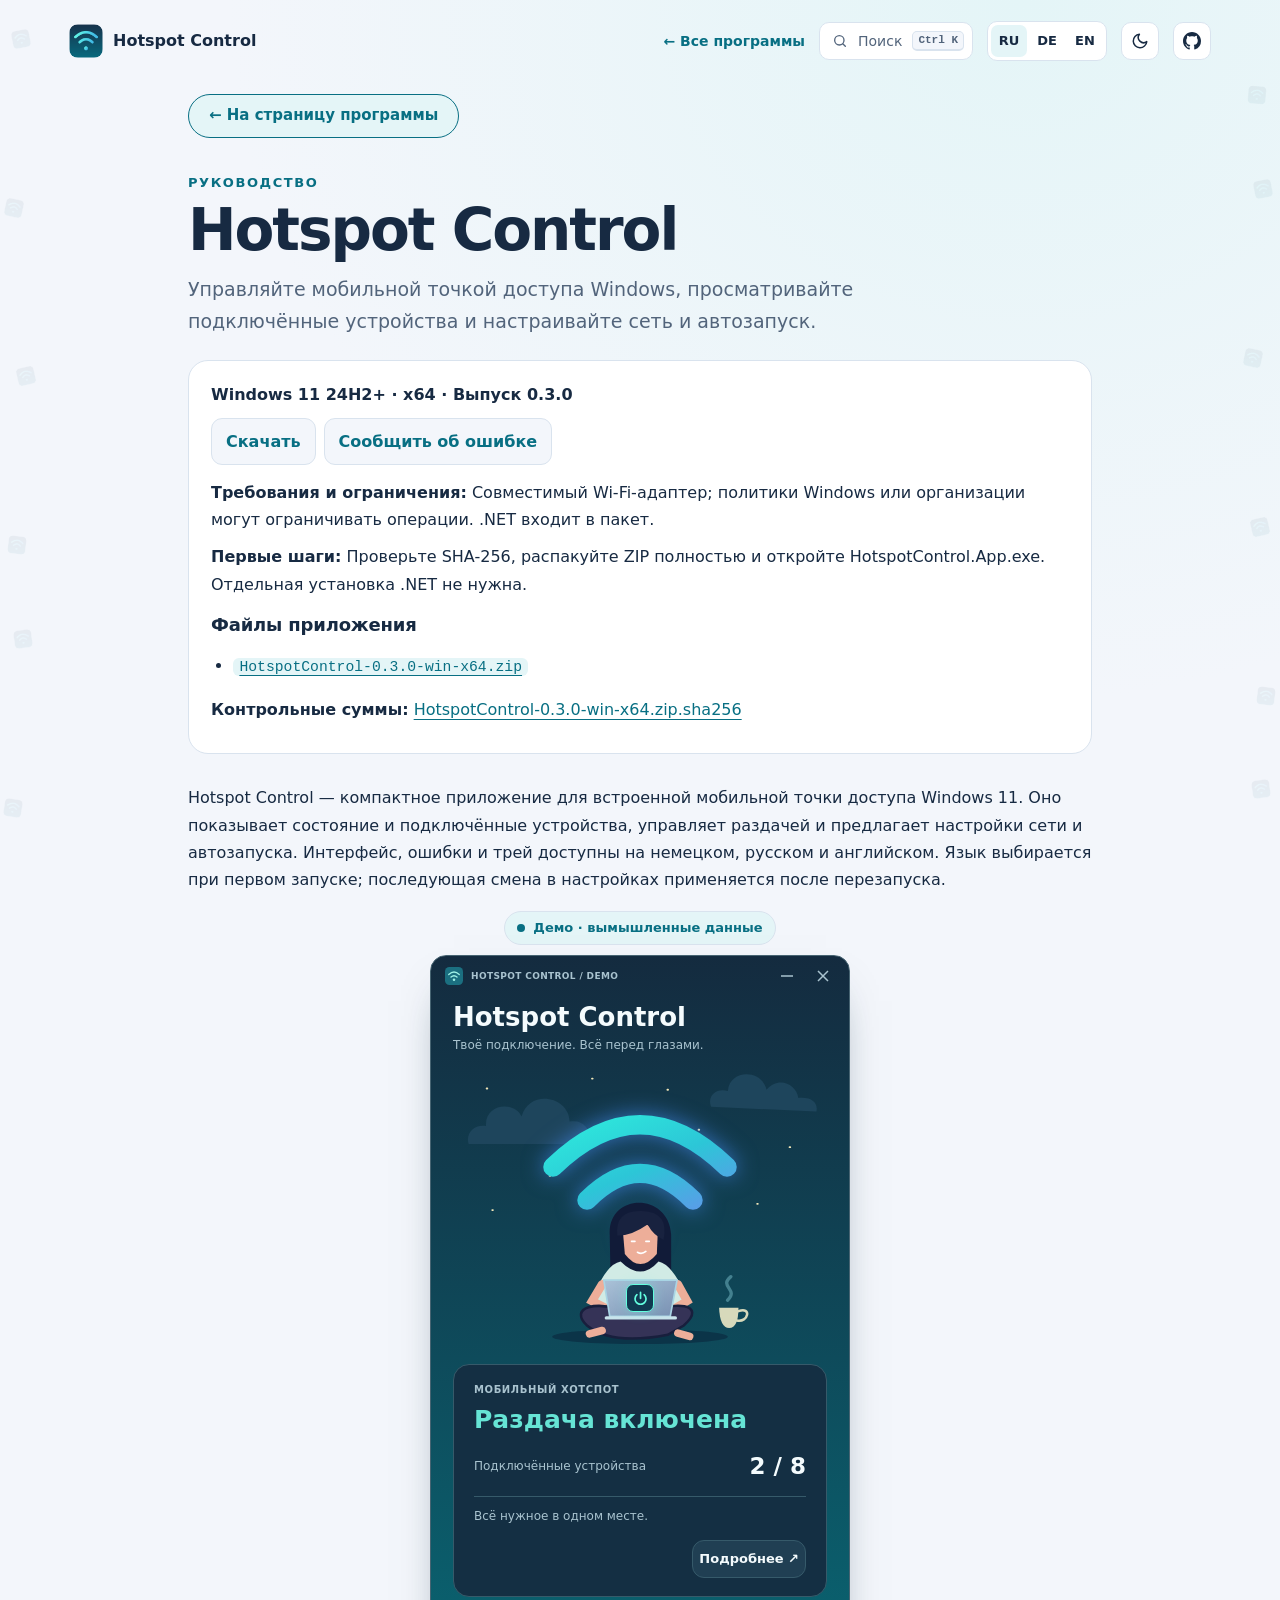
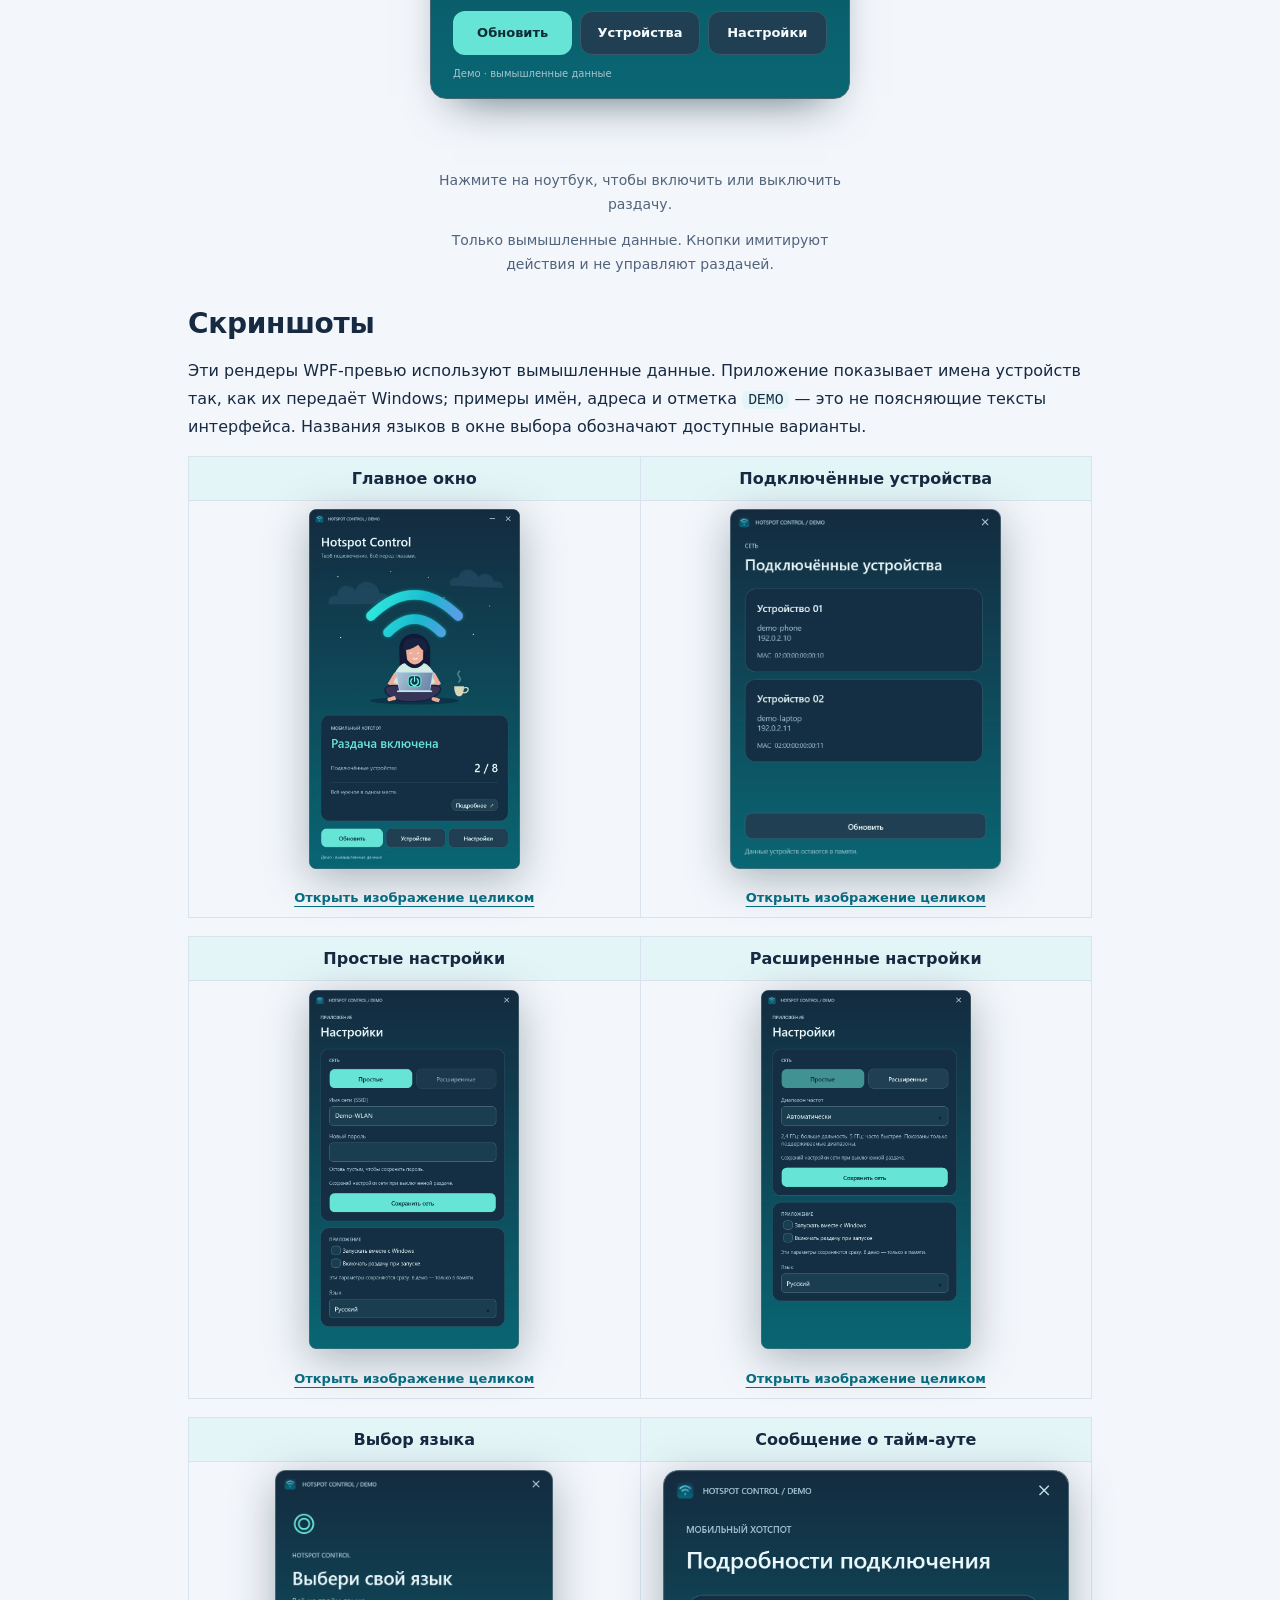
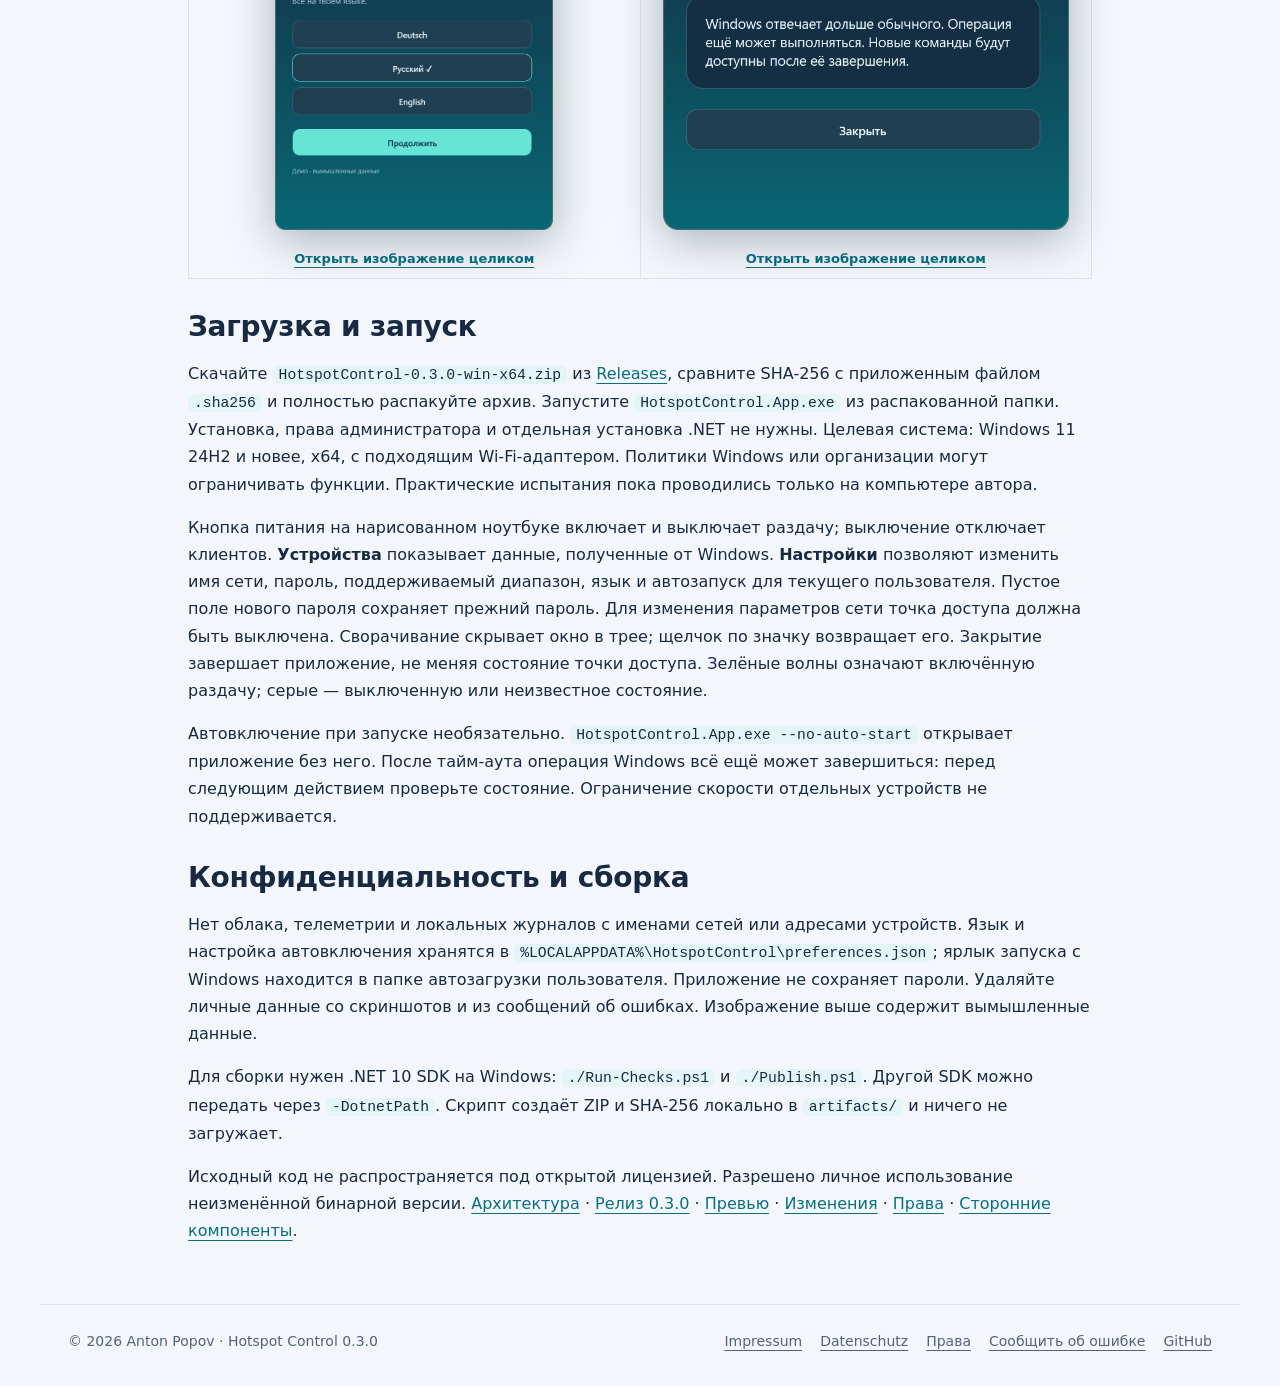
<file: Guide-ru.html>
<!doctype html>
<html lang="ru"><head><meta charset="utf-8"><meta name="viewport" content="width=device-width,initial-scale=1">
<meta name="description" content="Управляйте мобильной точкой доступа Windows, просматривайте подключённые устройства и настраивайте сеть и автозапуск."><title>Hotspot Control — Руководство</title>
<!-- ppk-head:start -->
<link rel="icon" href="presentation-icon.ico">
<script src="assets/kit/kit-theme.js"></script>
<link rel="stylesheet" href="assets/kit/kit.css?v=2026.11.16-1">
<link rel="stylesheet" href="presentation.css?v=cfb1ed99">
<link rel="stylesheet" href="guide-polish.css?v=80c9c462">
<script src="assets/kit/programs.js?v=2026.11.16-1" defer></script>
<script src="assets/kit/kit.js?v=2026.11.16-1" defer></script>
<!-- ppk-head:end -->
</head>
<body class="ppk-page">
<!-- ppk-header:start -->
<a class="ppk-skip" href="#main">К содержимому</a>
<div class="ppk-nav-wrap" id="ppk-nav-wrap">
<nav class="ppk-nav" aria-label="Основная навигация"><a class="ppk-brand" href="index-ru.html"><img src="presentation-icon.ico" alt="" width="34" height="34"><span>Hotspot Control</span></a><span class="ppk-spacer"></span><a class="ppk-back" href="https://popovantondev.github.io/popovantondev/index-ru.html">← Все программы</a><button class="ppk-search-btn" type="button" data-ppk-open-search aria-label="Поиск по программам"><span>Поиск</span><kbd>Ctrl K</kbd></button><div class="ppk-langs"><a href="Guide-ru.html" lang="ru" hreflang="ru" aria-current="page">RU</a><a href="Guide-de.html" lang="de" hreflang="de">DE</a><a href="Guide-en.html" lang="en" hreflang="en">EN</a></div><button class="ppk-icon-btn ppk-theme-btn" type="button" data-ppk-theme aria-label="Сменить тему"></button><a class="ppk-icon-btn ppk-gh-btn" href="https://github.com/popovantondev/HotspotControl" aria-label="GitHub"></a></nav>
</div>
<!-- ppk-header:end -->
<main class="ppk-shell ppk-prose guide" id="main">
<!-- ppk-guide-home:start --><p class="guide-home"><a class="guide-home-link" href="index-ru.html">← На страницу программы</a></p><!-- ppk-guide-home:end -->
<!-- guide-hero:start --><section class="guide-hero"><p class="guide-kicker">Руководство</p><h1>Hotspot Control</h1><p class="guide-lead">Управляйте мобильной точкой доступа Windows, просматривайте подключённые устройства и настраивайте сеть и автозапуск.</p></section><!-- guide-hero:end -->
<!-- public-release:start -->
<section class="topic release-summary" aria-label="Первые шаги">
<p><strong>Windows 11 24H2+ · x64 · Выпуск 0.3.0</strong></p>
<p class="release-actions"><a class="release-link" href="https://github.com/popovantondev/HotspotControl/releases/tag/v0.3.0">Скачать</a> <a class="release-link" href="https://github.com/popovantondev/HotspotControl/issues/new/choose">Сообщить об ошибке</a></p>
<p><strong>Требования и ограничения:</strong> Совместимый Wi-Fi-адаптер; политики Windows или организации могут ограничивать операции. .NET входит в пакет.</p>
<p><strong>Первые шаги:</strong> Проверьте SHA-256, распакуйте ZIP полностью и откройте HotspotControl.App.exe. Отдельная установка .NET не нужна.</p>
<h2>Файлы приложения</h2>
<ul>
<li><a href="https://github.com/popovantondev/HotspotControl/releases/download/v0.3.0/HotspotControl-0.3.0-win-x64.zip"><code>HotspotControl-0.3.0-win-x64.zip</code></a></li>
</ul>
<p><strong>Контрольные суммы:</strong> <a href="https://github.com/popovantondev/HotspotControl/releases/download/v0.3.0/HotspotControl-0.3.0-win-x64.zip.sha256">HotspotControl-0.3.0-win-x64.zip.sha256</a></p>
</section>
<!-- public-release:end -->
<section class="overview">
<p>Hotspot Control — компактное приложение для встроенной мобильной точки доступа Windows 11. Оно показывает состояние и подключённые устройства, управляет раздачей и предлагает настройки сети и автозапуска. Интерфейс, ошибки и трей доступны на немецком, русском и английском. Язык выбирается при первом запуске; последующая смена в настройках применяется после перезапуска.</p>
<!-- hotspot-demo:start -->
<link rel="stylesheet" href="assets/hotspot-demo.css?v=93572a50">
<div class="hsd" data-hotspot-demo hidden></div>
<script src="assets/hotspot-demo/strings-ru.js?v=f44fa6ac" defer></script>
<script src="assets/hotspot-demo.js?v=efd0f748" defer></script>
<!-- hotspot-demo:end -->
<p class="hsd-static"><a class="guide-full-image" href="docs/images/demo-main-ru.png" aria-label="Открыть изображение целиком"><img src="assets/web/demo-main-ru.8849647f.webp" alt="Hotspot Control с вымышленными демонстрационными данными" width="720" height="1230" decoding="async" /></a></p>
</section><section class="topic"><h2 id="section">Скриншоты</h2>
<p>Эти рендеры WPF-превью используют вымышленные данные. Приложение показывает имена устройств так, как их передаёт Windows; примеры имён, адреса и отметка <code>DEMO</code> — это не поясняющие тексты интерфейса. Названия языков в окне выбора обозначают доступные варианты.</p>
<table>
<thead>
<tr>
<th>Главное окно</th>
<th>Подключённые устройства</th>
</tr>
</thead>
<tbody>
<tr>
<td><a class="guide-full-image" href="docs/images/screenshots/ru/main.png" aria-label="Открыть изображение целиком"><img src="assets/web/main.8849647f.webp" alt="Главное окно" width="720" height="1230" loading="lazy" decoding="async" /></a></td>
<td><a class="guide-full-image" href="docs/images/screenshots/ru/devices.png" aria-label="Открыть изображение целиком"><img src="docs/images/screenshots/ru/devices.png" alt="Подключённые устройства" width="690" height="915" loading="lazy" decoding="async" /></a></td>
</tr>
</tbody>
</table>
<table>
<thead>
<tr>
<th>Простые настройки</th>
<th>Расширенные настройки</th>
</tr>
</thead>
<tbody>
<tr>
<td><a class="guide-full-image" href="docs/images/screenshots/ru/settings-simple.png" aria-label="Открыть изображение целиком"><img src="docs/images/screenshots/ru/settings-simple.png" alt="Простые настройки" width="690" height="1185" loading="lazy" decoding="async" /></a></td>
<td><a class="guide-full-image" href="docs/images/screenshots/ru/settings-advanced.png" aria-label="Открыть изображение целиком"><img src="docs/images/screenshots/ru/settings-advanced.png" alt="Расширенные настройки" width="690" height="1185" loading="lazy" decoding="async" /></a></td>
</tr>
</tbody>
</table>
<table>
<thead>
<tr>
<th>Выбор языка</th>
<th>Сообщение о тайм-ауте</th>
</tr>
</thead>
<tbody>
<tr>
<td><a class="guide-full-image" href="docs/images/screenshots/ru/language-selection.png" aria-label="Открыть изображение целиком"><img src="docs/images/screenshots/ru/language-selection.png" alt="Выбор языка" width="660" height="855" loading="lazy" decoding="async" /></a></td>
<td><a class="guide-full-image" href="docs/images/screenshots/ru/timeout-message.png" aria-label="Открыть изображение целиком"><img src="docs/images/screenshots/ru/timeout-message.png" alt="Сообщение о тайм-ауте" width="660" height="585" loading="lazy" decoding="async" /></a></td>
</tr>
</tbody>
</table>
</section><section class="topic"><h2 id="section-1">Загрузка и запуск</h2>
<p>Скачайте <code>HotspotControl-0.3.0-win-x64.zip</code> из <a href="https://github.com/popovantondev/HotspotControl/releases/tag/v0.3.0">Releases</a>, сравните SHA-256 с приложенным файлом <code>.sha256</code> и полностью распакуйте архив. Запустите <code>HotspotControl.App.exe</code> из распакованной папки. Установка, права администратора и отдельная установка .NET не нужны. Целевая система: Windows 11 24H2 и новее, x64, с подходящим Wi-Fi-адаптером. Политики Windows или организации могут ограничивать функции. Практические испытания пока проводились только на компьютере автора.</p>
<p>Кнопка питания на нарисованном ноутбуке включает и выключает раздачу; выключение отключает клиентов. <strong>Устройства</strong> показывает данные, полученные от Windows. <strong>Настройки</strong> позволяют изменить имя сети, пароль, поддерживаемый диапазон, язык и автозапуск для текущего пользователя. Пустое поле нового пароля сохраняет прежний пароль. Для изменения параметров сети точка доступа должна быть выключена. Сворачивание скрывает окно в трее; щелчок по значку возвращает его. Закрытие завершает приложение, не меняя состояние точки доступа. Зелёные волны означают включённую раздачу; серые — выключенную или неизвестное состояние.</p>
<p>Автовключение при запуске необязательно. <code>HotspotControl.App.exe --no-auto-start</code> открывает приложение без него. После тайм-аута операция Windows всё ещё может завершиться: перед следующим действием проверьте состояние. Ограничение скорости отдельных устройств не поддерживается.</p>
</section><section class="topic"><h2 id="section-2">Конфиденциальность и сборка</h2>
<p>Нет облака, телеметрии и локальных журналов с именами сетей или адресами устройств. Язык и настройка автовключения хранятся в <code>%LOCALAPPDATA%\HotspotControl\preferences.json</code>; ярлык запуска с Windows находится в папке автозагрузки пользователя. Приложение не сохраняет пароли. Удаляйте личные данные со скриншотов и из сообщений об ошибках. Изображение выше содержит вымышленные данные.</p>
<p>Для сборки нужен .NET 10 SDK на Windows: <code>./Run-Checks.ps1</code> и <code>./Publish.ps1</code>. Другой SDK можно передать через <code>-DotnetPath</code>. Скрипт создаёт ZIP и SHA-256 локально в <code>artifacts/</code> и ничего не загружает.</p>
<p>Исходный код не распространяется под открытой лицензией. Разрешено личное использование неизменённой бинарной версии. <a href="https://github.com/popovantondev/HotspotControl/blob/main/docs/ARCHITECTURE.ru.md">Архитектура</a> · <a href="https://github.com/popovantondev/HotspotControl/blob/main/docs/RELEASE_0.3.0.ru.md">Релиз 0.3.0</a> · <a href="https://github.com/popovantondev/HotspotControl/blob/main/docs/PREVIEW.ru.md">Превью</a> · <a href="https://github.com/popovantondev/HotspotControl/blob/main/CHANGELOG.ru.md">Изменения</a> · <a href="https://github.com/popovantondev/HotspotControl/blob/main/RIGHTS.ru.md">Права</a> · <a href="https://github.com/popovantondev/HotspotControl/blob/main/THIRD_PARTY_NOTICES.ru.md">Сторонние компоненты</a>.</p>
</section>
</main>
<!-- ppk-footer:start -->
<footer class="ppk-footer">
<span>© 2026 Anton Popov · Hotspot Control 0.3.0</span>
<nav aria-label="Правовая информация"><a href="https://popovantondev.github.io/popovantondev/impressum.html">Impressum</a><a href="https://popovantondev.github.io/popovantondev/datenschutz.html">Datenschutz</a><a href="https://github.com/popovantondev/HotspotControl/blob/main/RIGHTS.ru.md">Права</a><a href="https://github.com/popovantondev/HotspotControl/issues/new/choose">Сообщить об ошибке</a><a href="https://github.com/popovantondev/HotspotControl">GitHub</a></nav>
</footer>
<!-- ppk-footer:end -->
</body></html>
</file>
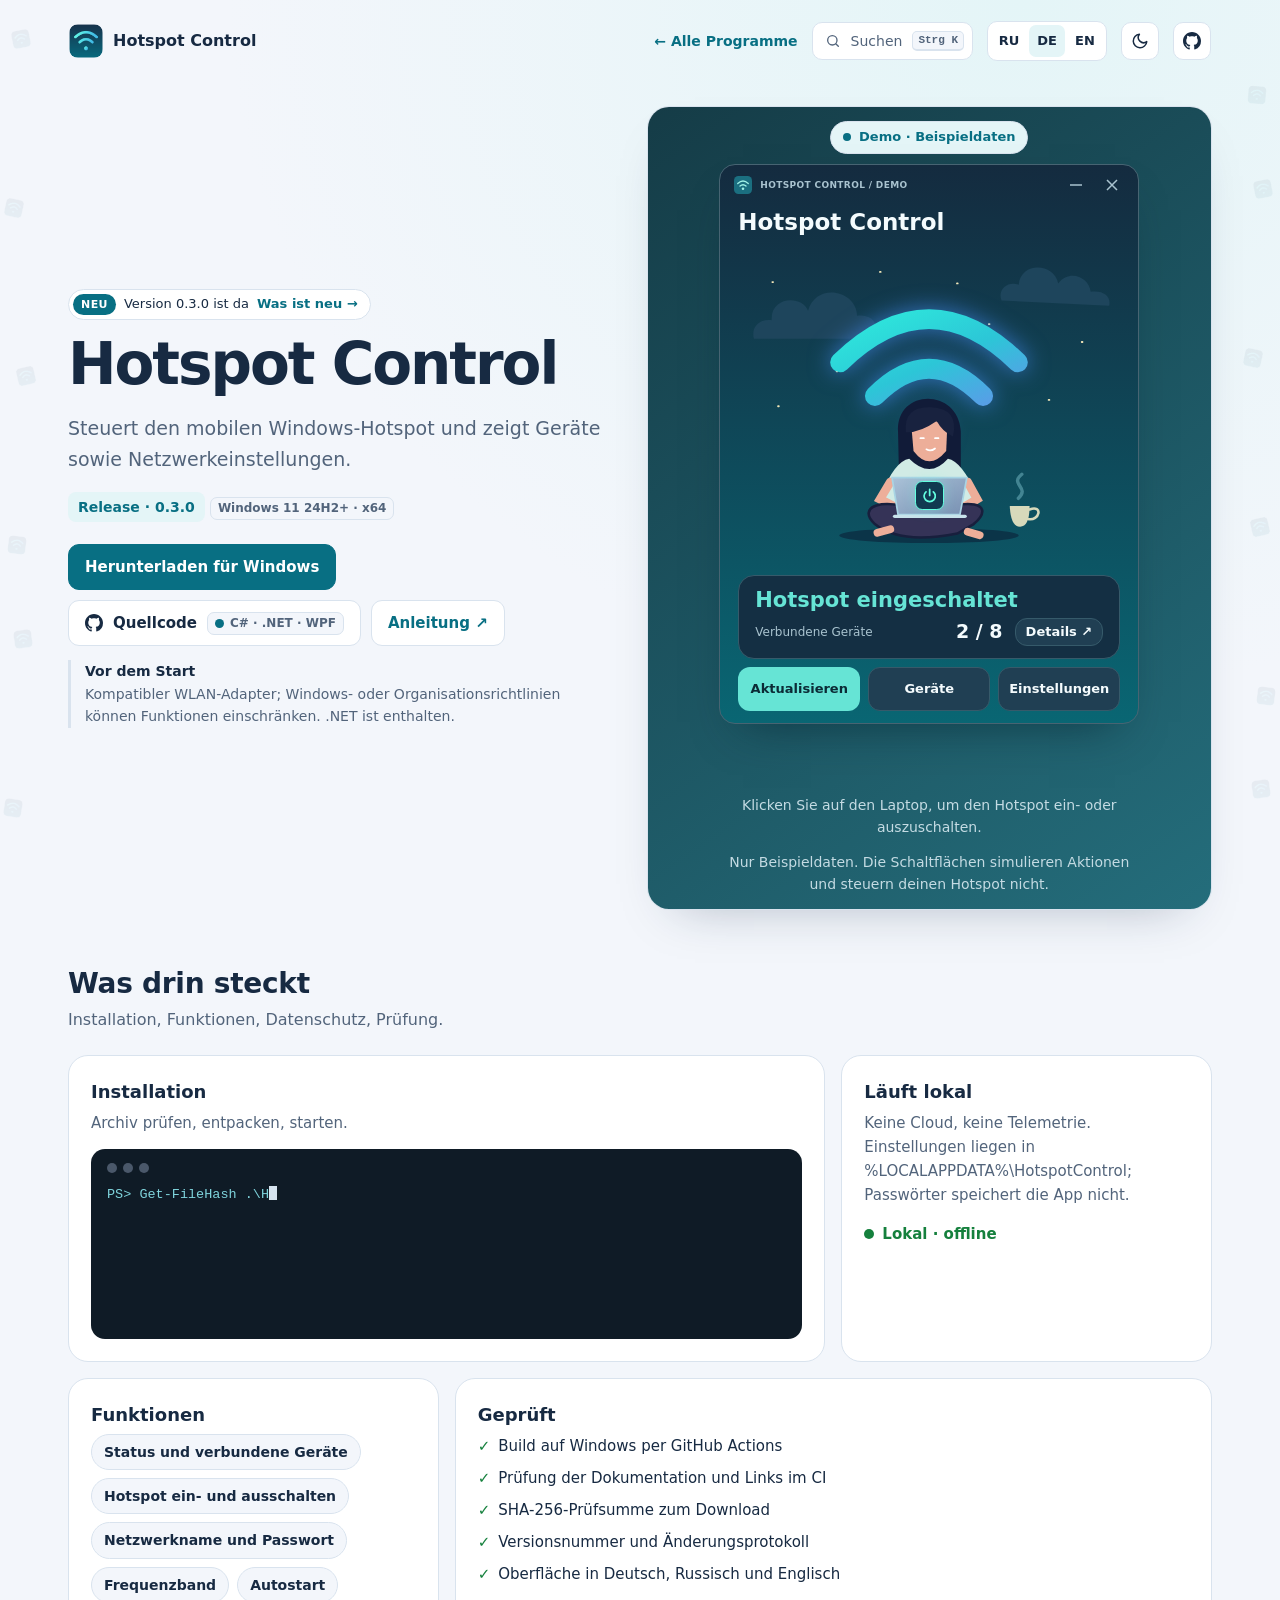
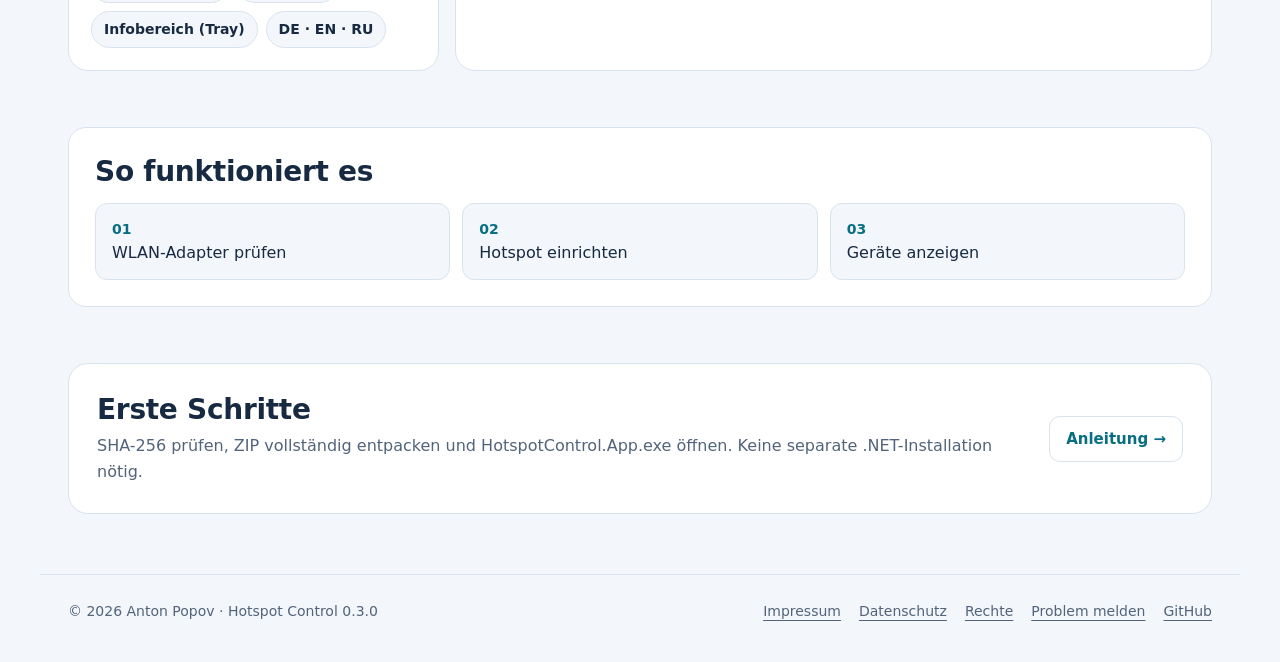
<file: index-de.html>
<!doctype html>
<html lang="de"><head><meta charset="utf-8"><meta name="viewport" content="width=device-width,initial-scale=1"><script>location.replace('index.html'+location.hash)</script><meta http-equiv="refresh" content="0; url=index.html"><link rel="canonical" href="https://popovantondev.github.io/HotspotControl/index.html"><meta name="robots" content="noindex"><title>Hotspot Control</title></head>
<body><p><a href="index.html">Weiter zur deutschen Seite</a> · <a href="index-en.html" lang="en" hreflang="en">English</a> · <a href="index-ru.html" lang="ru" hreflang="ru">Русский</a></p></body></html>
</file>
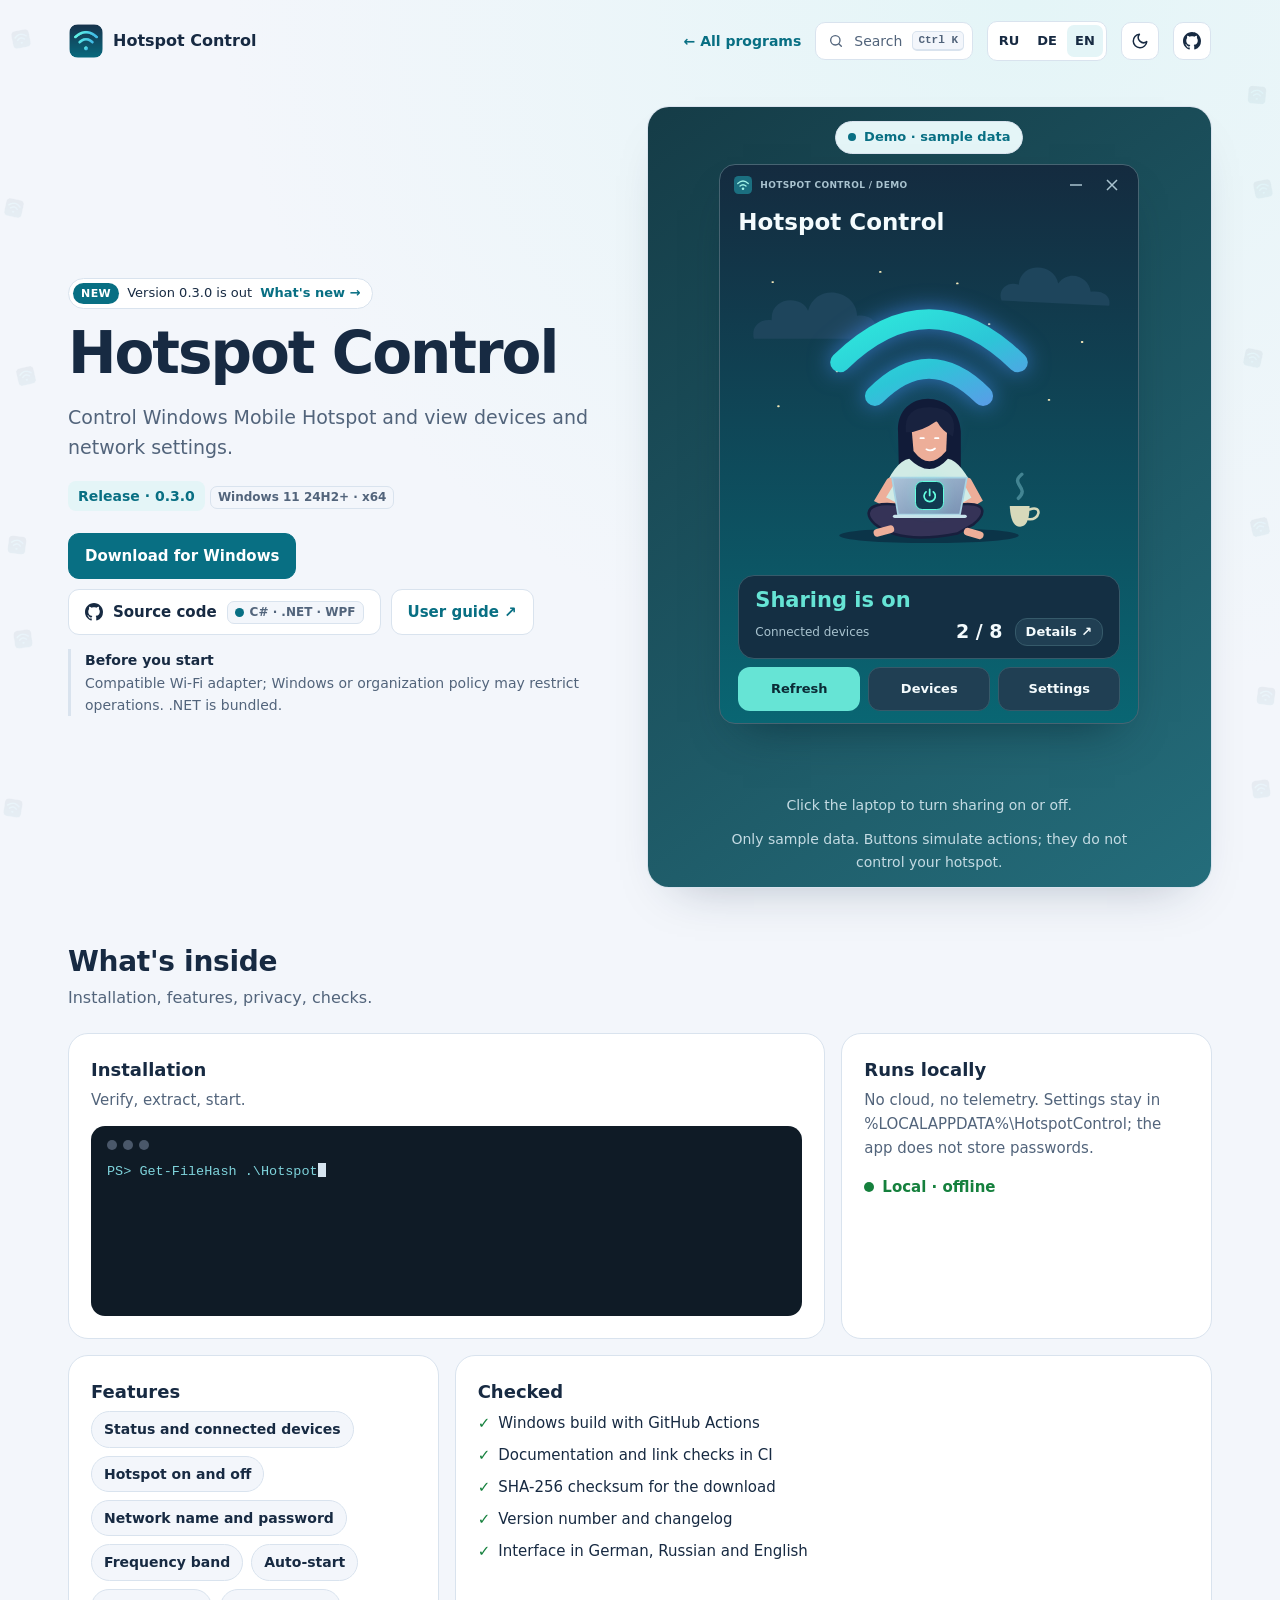
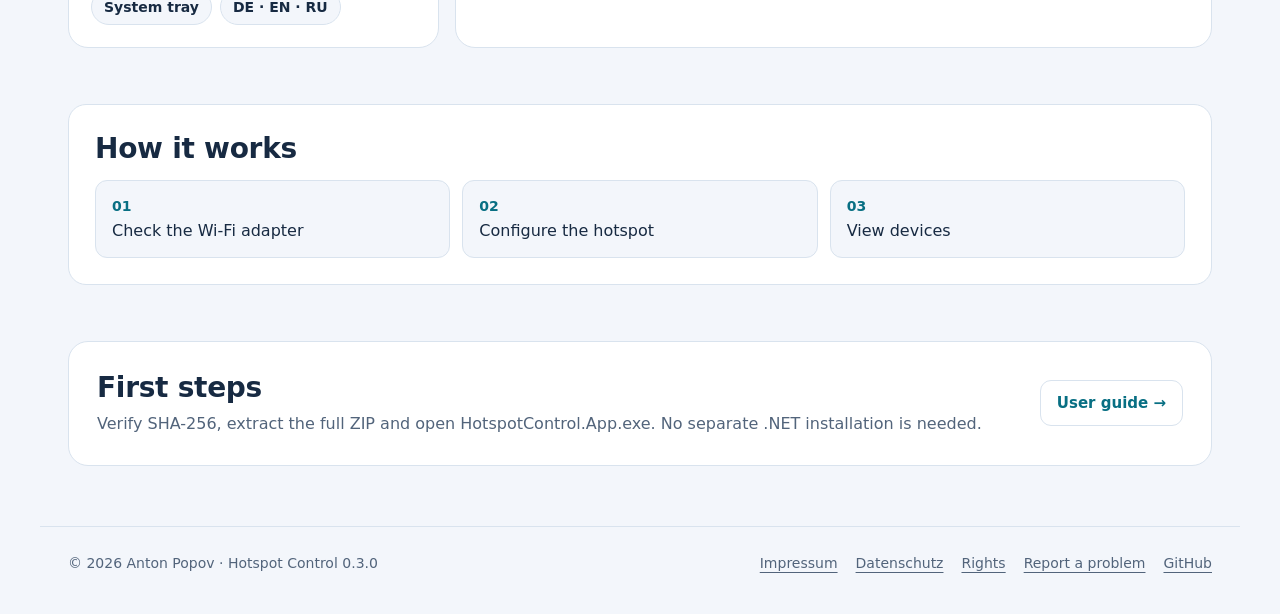
<file: index-en.html>
<!doctype html>
<html lang="en"><head><meta charset="utf-8"><meta name="viewport" content="width=device-width,initial-scale=1">
<meta name="description" content="Control Windows Mobile Hotspot and view devices and network settings."><title>Hotspot Control — Control Windows Mobile Hotspot and view devices and network settings</title>
<link rel="icon" href="presentation-icon.ico">
<script src="assets/kit/kit-theme.js"></script>
<link rel="stylesheet" href="assets/kit/kit.css?v=2026.11.16-1">
<link rel="stylesheet" href="presentation.css?v=cfb1ed99">
<script src="assets/kit/programs.js?v=2026.11.16-1" defer></script>
<script src="assets/kit/kit.js?v=2026.11.16-1" defer></script>
</head>
<body class="ppk-page">
<a class="ppk-skip" href="#main">Skip to content</a>
<div class="ppk-nav-wrap" id="ppk-nav-wrap">
<nav class="ppk-nav" aria-label="Main navigation"><a class="ppk-brand" href="index-en.html"><img src="presentation-icon.ico" alt="" width="34" height="34"><span>Hotspot Control</span></a><span class="ppk-spacer"></span><a class="ppk-back" href="https://popovantondev.github.io/popovantondev/index-en.html">← All programs</a><button class="ppk-search-btn" type="button" data-ppk-open-search aria-label="Search programs"><span>Search</span><kbd>Ctrl K</kbd></button><div class="ppk-langs"><a href="index-ru.html" lang="ru" hreflang="ru">RU</a><a href="index.html" lang="de" hreflang="de">DE</a><a href="index-en.html" lang="en" hreflang="en" aria-current="page">EN</a></div><button class="ppk-icon-btn ppk-theme-btn" type="button" data-ppk-theme aria-label="Switch colour scheme"></button><a class="ppk-icon-btn ppk-gh-btn" href="https://github.com/popovantondev/HotspotControl" aria-label="GitHub"></a></nav>
</div>
<main class="ppk-shell" id="main">
<section class="ppk-hero"><div>
<a class="ppk-pill" href="https://github.com/popovantondev/HotspotControl/releases/tag/v0.3.0"><span class="ppk-new">NEW</span><span>Version 0.3.0 is out</span> <span class="ppk-more">What's new →</span></a>
<h1>Hotspot Control</h1><p class="ppk-lead">Control Windows Mobile Hotspot and view devices and network settings.</p>
<span class="ppk-status">Release · 0.3.0</span> <span class="ppk-chip">Windows 11 24H2+ · x64</span>
<div class="ppk-actions"><a class="ppk-btn ppk-btn-primary" href="https://github.com/popovantondev/HotspotControl/releases/tag/v0.3.0">Download for Windows</a><a class="ppk-btn ppk-btn-gh" href="https://github.com/popovantondev/HotspotControl">Source code <span class="ppk-chip"><i class="ppk-dot"></i>C# · .NET · WPF</span></a><a class="ppk-btn" href="Guide-en.html">User guide ↗</a></div>
<p class="ppk-requirements"><strong>Before you start</strong>Compatible Wi-Fi adapter; Windows or organization policy may restrict operations. .NET is bundled.</p>
</div>
<figure class="ppk-preview"><div class="ppk-stage">
<!-- hotspot-demo:start -->
<link rel="stylesheet" href="assets/hotspot-demo.css?v=93572a50">
<div class="hsd" data-hotspot-demo hidden></div>
<script src="assets/hotspot-demo/strings-en.js?v=24cd3c91" defer></script>
<script src="assets/hotspot-demo.js?v=efd0f748" defer></script>
<!-- hotspot-demo:end -->
<div class="hsd-static"><a href="docs/images/demo-main-en.png"><img src="assets/web/demo-main-en.1774b7c7.webp" alt="Hotspot Control — Demonstration interface with artificial data. Open the full image." decoding="async" width="720" height="1230" fetchpriority="high"></a><p class="hsd-caption">Demonstration interface with artificial data. Open the full image.</p></div>
</div></figure>
</section>
<section class="ppk-bento-section ppk-section ppk-reveal" aria-labelledby="bento-title">
<h2 id="bento-title">What's inside</h2><p class="ppk-sub">Installation, features, privacy, checks.</p>
<div class="ppk-bento">
<div class="ppk-tile ppk-wide"><h3>Installation</h3><p>Verify, extract, start.</p><div class="ppk-term" role="group" aria-label="Terminal"><div class="ppk-term-bar"><i></i><i></i><i></i></div><div class="ppk-term-out"><div class="ppk-ps">PS&gt; Get-FileHash .\HotspotControl-0.3.0-win-x64.zip -Algorithm SHA256</div><div class="ppk-ps">PS&gt; Get-Content .\HotspotControl-0.3.0-win-x64.zip.sha256</div><div class="ppk-dim">Both values must match.</div><div class="ppk-ps">PS&gt; Expand-Archive .\HotspotControl-0.3.0-win-x64.zip -DestinationPath .\HotspotControl</div><div class="ppk-ps">PS&gt; .\HotspotControl\HotspotControl-0.3.0-win-x64\HotspotControl.App.exe</div></div></div></div>
<div class="ppk-tile"><h3>Runs locally</h3><p>No cloud, no telemetry. Settings stay in %LOCALAPPDATA%\HotspotControl; the app does not store passwords.</p><span class="ppk-live">Local · offline</span></div>
<div class="ppk-tile"><h3>Features</h3><div class="ppk-chips"><span>Status and connected devices</span><span>Hotspot on and off</span><span>Network name and password</span><span>Frequency band</span><span>Auto-start</span><span>System tray</span><span>DE · EN · RU</span></div></div>
<div class="ppk-tile ppk-wide"><h3>Checked</h3><ul class="ppk-checks"><li>Windows build with GitHub Actions</li><li>Documentation and link checks in CI</li><li>SHA-256 checksum for the download</li><li>Version number and changelog</li><li>Interface in German, Russian and English</li></ul></div>
</div>
</section>
<section class="ppk-section ppk-process ppk-reveal" aria-labelledby="process-title"><h2 id="process-title">How it works</h2><ol class="ppk-flow"><li>Check the Wi-Fi adapter</li><li>Configure the hotspot</li><li>View devices</li></ol></section>
<section class="ppk-section ppk-reveal"><div class="site-start"><div><h2>First steps</h2><p>Verify SHA-256, extract the full ZIP and open HotspotControl.App.exe. No separate .NET installation is needed.</p></div><div class="ppk-actions"><a class="ppk-btn" href="Guide-en.html">User guide →</a></div></div></section>
</main>
<footer class="ppk-footer">
<span>© 2026 Anton Popov · Hotspot Control 0.3.0</span>
<nav aria-label="Legal"><a href="https://popovantondev.github.io/popovantondev/impressum.html">Impressum</a><a href="https://popovantondev.github.io/popovantondev/datenschutz.html">Datenschutz</a><a href="https://github.com/popovantondev/HotspotControl/blob/main/RIGHTS.md">Rights</a><a href="https://github.com/popovantondev/HotspotControl/issues/new/choose">Report a problem</a><a href="https://github.com/popovantondev/HotspotControl">GitHub</a></nav>
</footer>
</body></html>
</file>
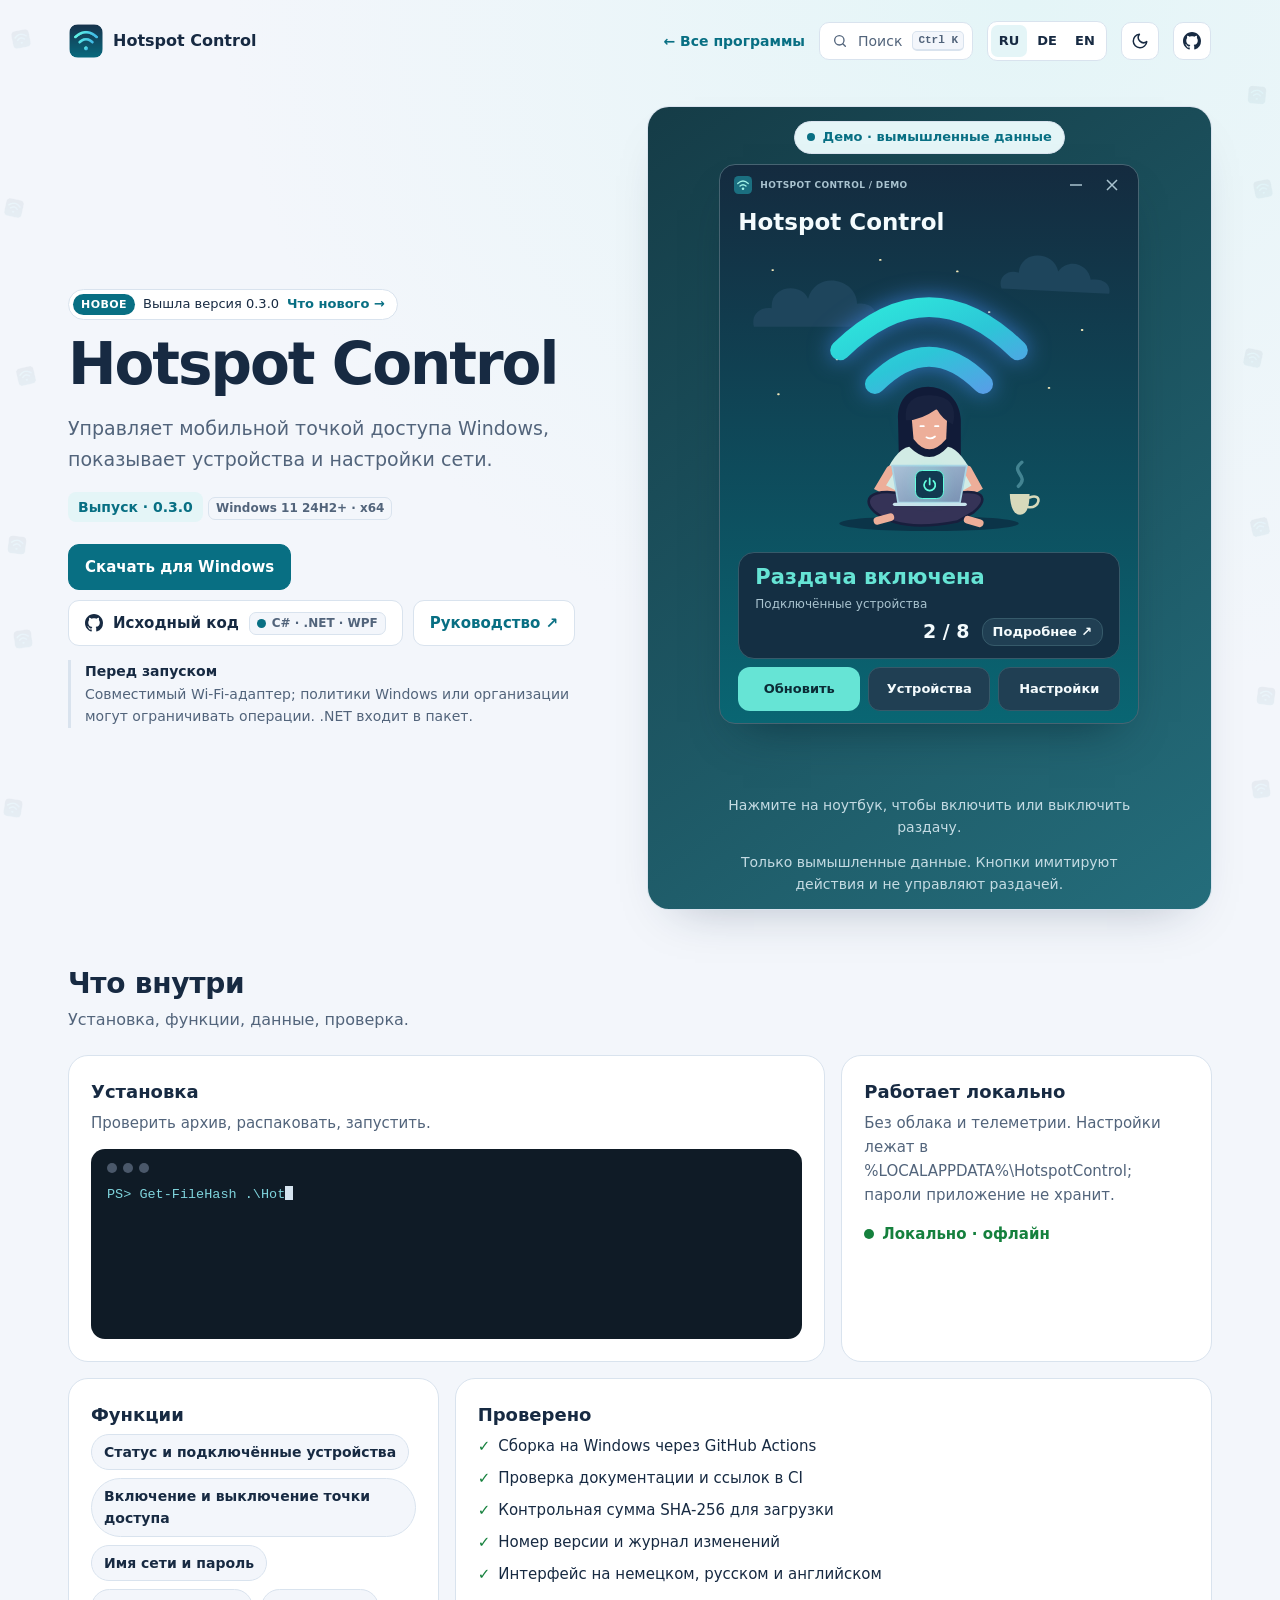
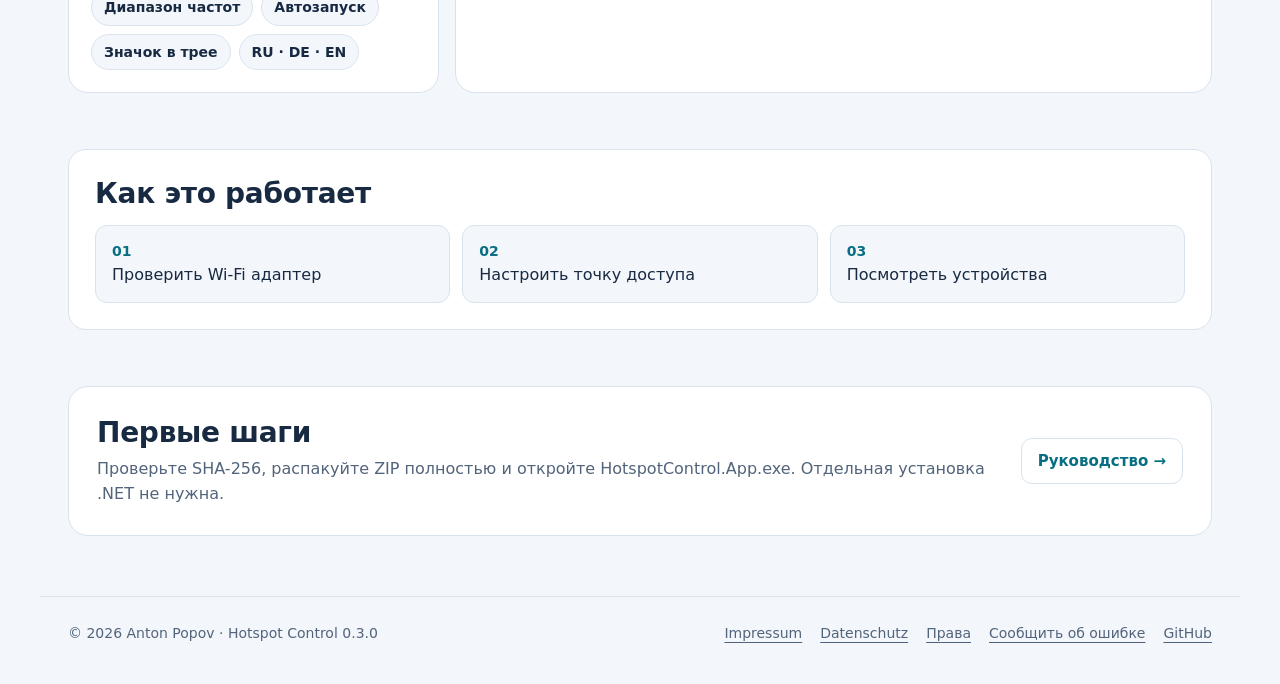
<file: index-ru.html>
<!doctype html>
<html lang="ru"><head><meta charset="utf-8"><meta name="viewport" content="width=device-width,initial-scale=1">
<meta name="description" content="Управляет мобильной точкой доступа Windows, показывает устройства и настройки сети."><title>Hotspot Control — Управляет мобильной точкой доступа Windows, показывает устройства и настройки сети</title>
<link rel="icon" href="presentation-icon.ico">
<script src="assets/kit/kit-theme.js"></script>
<link rel="stylesheet" href="assets/kit/kit.css?v=2026.11.16-1">
<link rel="stylesheet" href="presentation.css?v=cfb1ed99">
<script src="assets/kit/programs.js?v=2026.11.16-1" defer></script>
<script src="assets/kit/kit.js?v=2026.11.16-1" defer></script>
</head>
<body class="ppk-page">
<a class="ppk-skip" href="#main">К содержимому</a>
<div class="ppk-nav-wrap" id="ppk-nav-wrap">
<nav class="ppk-nav" aria-label="Основная навигация"><a class="ppk-brand" href="index-ru.html"><img src="presentation-icon.ico" alt="" width="34" height="34"><span>Hotspot Control</span></a><span class="ppk-spacer"></span><a class="ppk-back" href="https://popovantondev.github.io/popovantondev/index-ru.html">← Все программы</a><button class="ppk-search-btn" type="button" data-ppk-open-search aria-label="Поиск по программам"><span>Поиск</span><kbd>Ctrl K</kbd></button><div class="ppk-langs"><a href="index-ru.html" lang="ru" hreflang="ru" aria-current="page">RU</a><a href="index.html" lang="de" hreflang="de">DE</a><a href="index-en.html" lang="en" hreflang="en">EN</a></div><button class="ppk-icon-btn ppk-theme-btn" type="button" data-ppk-theme aria-label="Сменить тему"></button><a class="ppk-icon-btn ppk-gh-btn" href="https://github.com/popovantondev/HotspotControl" aria-label="GitHub"></a></nav>
</div>
<main class="ppk-shell" id="main">
<section class="ppk-hero"><div>
<a class="ppk-pill" href="https://github.com/popovantondev/HotspotControl/releases/tag/v0.3.0"><span class="ppk-new">НОВОЕ</span><span>Вышла версия 0.3.0</span> <span class="ppk-more">Что нового →</span></a>
<h1>Hotspot Control</h1><p class="ppk-lead">Управляет мобильной точкой доступа Windows, показывает устройства и настройки сети.</p>
<span class="ppk-status">Выпуск · 0.3.0</span> <span class="ppk-chip">Windows 11 24H2+ · x64</span>
<div class="ppk-actions"><a class="ppk-btn ppk-btn-primary" href="https://github.com/popovantondev/HotspotControl/releases/tag/v0.3.0">Скачать для Windows</a><a class="ppk-btn ppk-btn-gh" href="https://github.com/popovantondev/HotspotControl">Исходный код <span class="ppk-chip"><i class="ppk-dot"></i>C# · .NET · WPF</span></a><a class="ppk-btn" href="Guide-ru.html">Руководство ↗</a></div>
<p class="ppk-requirements"><strong>Перед запуском</strong>Совместимый Wi-Fi-адаптер; политики Windows или организации могут ограничивать операции. .NET входит в пакет.</p>
</div>
<figure class="ppk-preview"><div class="ppk-stage">
<!-- hotspot-demo:start -->
<link rel="stylesheet" href="assets/hotspot-demo.css?v=93572a50">
<div class="hsd" data-hotspot-demo hidden></div>
<script src="assets/hotspot-demo/strings-ru.js?v=f44fa6ac" defer></script>
<script src="assets/hotspot-demo.js?v=efd0f748" defer></script>
<!-- hotspot-demo:end -->
<div class="hsd-static"><a href="docs/images/demo-main-ru.png"><img src="assets/web/demo-main-ru.8849647f.webp" alt="Hotspot Control — Демонстрационный интерфейс с искусственными данными. Открыть изображение целиком." decoding="async" width="720" height="1230" fetchpriority="high"></a><p class="hsd-caption">Демонстрационный интерфейс с искусственными данными. Открыть изображение целиком.</p></div>
</div></figure>
</section>
<section class="ppk-bento-section ppk-section ppk-reveal" aria-labelledby="bento-title">
<h2 id="bento-title">Что внутри</h2><p class="ppk-sub">Установка, функции, данные, проверка.</p>
<div class="ppk-bento">
<div class="ppk-tile ppk-wide"><h3>Установка</h3><p>Проверить архив, распаковать, запустить.</p><div class="ppk-term" role="group" aria-label="Терминал"><div class="ppk-term-bar"><i></i><i></i><i></i></div><div class="ppk-term-out"><div class="ppk-ps">PS&gt; Get-FileHash .\HotspotControl-0.3.0-win-x64.zip -Algorithm SHA256</div><div class="ppk-ps">PS&gt; Get-Content .\HotspotControl-0.3.0-win-x64.zip.sha256</div><div class="ppk-dim">Оба значения должны совпадать.</div><div class="ppk-ps">PS&gt; Expand-Archive .\HotspotControl-0.3.0-win-x64.zip -DestinationPath .\HotspotControl</div><div class="ppk-ps">PS&gt; .\HotspotControl\HotspotControl-0.3.0-win-x64\HotspotControl.App.exe</div></div></div></div>
<div class="ppk-tile"><h3>Работает локально</h3><p>Без облака и телеметрии. Настройки лежат в %LOCALAPPDATA%\HotspotControl; пароли приложение не хранит.</p><span class="ppk-live">Локально · офлайн</span></div>
<div class="ppk-tile"><h3>Функции</h3><div class="ppk-chips"><span>Статус и подключённые устройства</span><span>Включение и выключение точки доступа</span><span>Имя сети и пароль</span><span>Диапазон частот</span><span>Автозапуск</span><span>Значок в трее</span><span>RU · DE · EN</span></div></div>
<div class="ppk-tile ppk-wide"><h3>Проверено</h3><ul class="ppk-checks"><li>Сборка на Windows через GitHub Actions</li><li>Проверка документации и ссылок в CI</li><li>Контрольная сумма SHA-256 для загрузки</li><li>Номер версии и журнал изменений</li><li>Интерфейс на немецком, русском и английском</li></ul></div>
</div>
</section>
<section class="ppk-section ppk-process ppk-reveal" aria-labelledby="process-title"><h2 id="process-title">Как это работает</h2><ol class="ppk-flow"><li>Проверить Wi-Fi адаптер</li><li>Настроить точку доступа</li><li>Посмотреть устройства</li></ol></section>
<section class="ppk-section ppk-reveal"><div class="site-start"><div><h2>Первые шаги</h2><p>Проверьте SHA-256, распакуйте ZIP полностью и откройте HotspotControl.App.exe. Отдельная установка .NET не нужна.</p></div><div class="ppk-actions"><a class="ppk-btn" href="Guide-ru.html">Руководство →</a></div></div></section>
</main>
<footer class="ppk-footer">
<span>© 2026 Anton Popov · Hotspot Control 0.3.0</span>
<nav aria-label="Правовая информация"><a href="https://popovantondev.github.io/popovantondev/impressum.html">Impressum</a><a href="https://popovantondev.github.io/popovantondev/datenschutz.html">Datenschutz</a><a href="https://github.com/popovantondev/HotspotControl/blob/main/RIGHTS.ru.md">Права</a><a href="https://github.com/popovantondev/HotspotControl/issues/new/choose">Сообщить об ошибке</a><a href="https://github.com/popovantondev/HotspotControl">GitHub</a></nav>
</footer>
</body></html>
</file>
<file: assets/kit/kit.css>
/* popovantondev shared kit: tokens, header, search palette, components, footer.
   Everything is prefixed ppk-. Pages set their accent in their own CSS (see demo.html).
   Kit tokens have zero specificity (:where), so any page rule overrides them regardless of load order. */

/* ---------- tokens ---------- */
:where(:root){color-scheme:light;
  --ppk-bg:#f3f6fb;--ppk-panel:#ffffff;--ppk-ink:#172a42;--ppk-muted:#52647b;--ppk-line:#d9e3ee;
  --ppk-accent:#0f6f7c;--ppk-accent-ink:#ffffff;--ppk-tint:#e2f2f3;--ppk-hero:#0c3a45;--ppk-hero-end:#1b6b78;
  --ppk-glass:rgba(255,255,255,.76);--ppk-term:#0f1b26;--ppk-term-ink:#d6e4ef;--ppk-term-ps:#7fd4dc;--ppk-term-ok:#6ee787;--ppk-term-dim:#8fa3b6;
  --ppk-ok:#15803d;--ppk-ok-bg:#dcfce7;--ppk-ok-fg:#166534;--ppk-warn-bg:#fef3c7;--ppk-warn-fg:#92400e;
  --ppk-focus:#1a5fd0;--ppk-shadow:0 22px 50px -30px rgba(22,43,72,.35);
  --ppk-radius-s:8px;--ppk-radius-m:12px;--ppk-radius-l:20px;--ppk-radius-pill:999px;
  --ppk-font:system-ui,-apple-system,"Segoe UI",sans-serif;--ppk-mono:ui-monospace,"Cascadia Code",Consolas,monospace;--ppk-shell:1200px}
:where([data-theme="dark"]){color-scheme:dark;
  --ppk-bg:#0c131b;--ppk-panel:#131d28;--ppk-ink:#e5edf5;--ppk-muted:#9badbf;--ppk-line:#233142;
  --ppk-accent:#3cc1cc;--ppk-accent-ink:#03262b;--ppk-tint:#11343a;--ppk-hero:#082a32;--ppk-hero-end:#145a65;
  --ppk-glass:rgba(19,29,40,.76);--ppk-term:#070d13;--ppk-term-ink:#d6e4ef;--ppk-term-ps:#7fd4dc;--ppk-term-ok:#6ee787;--ppk-term-dim:#8fa3b6;
  --ppk-ok:#4ade80;--ppk-ok-bg:#14532d;--ppk-ok-fg:#bbf7d0;--ppk-warn-bg:#78350f;--ppk-warn-fg:#fde68a;
  --ppk-focus:#7ab8ff;--ppk-shadow:0 22px 50px -30px rgba(0,0,0,.7)}
@media (prefers-color-scheme:dark){:where(:root:not([data-theme])){color-scheme:dark;
  --ppk-bg:#0c131b;--ppk-panel:#131d28;--ppk-ink:#e5edf5;--ppk-muted:#9badbf;--ppk-line:#233142;
  --ppk-accent:#3cc1cc;--ppk-accent-ink:#03262b;--ppk-tint:#11343a;--ppk-hero:#082a32;--ppk-hero-end:#145a65;
  --ppk-glass:rgba(19,29,40,.76);--ppk-term:#070d13;--ppk-term-ink:#d6e4ef;--ppk-term-ps:#7fd4dc;--ppk-term-ok:#6ee787;--ppk-term-dim:#8fa3b6;
  --ppk-ok:#4ade80;--ppk-ok-bg:#14532d;--ppk-ok-fg:#bbf7d0;--ppk-warn-bg:#78350f;--ppk-warn-fg:#fde68a;
  --ppk-focus:#7ab8ff;--ppk-shadow:0 22px 50px -30px rgba(0,0,0,.7)}}

/* ---------- base (only inside pages that opt in with class ppk-page on body) ---------- */
.ppk-page{margin:0;background:radial-gradient(ellipse at 80% 0,var(--ppk-tint),transparent 55%),var(--ppk-bg);background-attachment:fixed;color:var(--ppk-ink);font:16px/1.6 var(--ppk-font);transition:background-color .3s,color .3s}
.ppk-page *,.ppk-page *::before,.ppk-page *::after{box-sizing:border-box}
:where(.ppk-page a){color:var(--ppk-accent);text-underline-offset:4px}
:where(.ppk-page img){max-width:100%;height:auto}
:where(.ppk-page button){font:inherit;color:inherit}
.ppk-page :focus-visible,.ppk-overlay :focus-visible,.ppk-nav-wrap :focus-visible,.ppk-footer :focus-visible{outline:3px solid var(--ppk-focus);outline-offset:3px}
:where(.ppk-page h1),.ppk-title{font-size:clamp(34px,4.6vw,58px);line-height:1.05;letter-spacing:-.035em;margin:14px 0 18px}
:where(.ppk-page h2),.ppk-h2{font-size:clamp(22px,2.4vw,28px);line-height:1.25;letter-spacing:-.01em;margin:0 0 6px}
.ppk-page [hidden],.ppk-overlay[hidden]{display:none!important}
.ppk-shell{max-width:var(--ppk-shell);margin:0 auto;padding:0 28px}
.ppk-section{margin:56px 0;position:relative}
.ppk-sub{color:var(--ppk-muted);margin:0 0 22px}
.ppk-sr-only{position:absolute!important;width:1px;height:1px;margin:-1px;padding:0;overflow:hidden;clip:rect(0 0 0 0);white-space:nowrap;border:0}
.ppk-skip{position:absolute;left:12px;top:-60px;z-index:200;background:var(--ppk-panel);color:var(--ppk-ink);border:2px solid var(--ppk-focus);border-radius:var(--ppk-radius-m);padding:8px 14px;font-weight:700;text-decoration:none}
.ppk-skip:focus{top:12px}
html.ppk-lock{overflow:hidden}

/* ---------- icons (CSS masks, work without JS and without inline SVG) ---------- */
.ppk-search-btn::before,.ppk-gh-btn::before,.ppk-theme-btn::before,.ppk-btn-gh::before{content:"";flex:none;background:currentColor;-webkit-mask:var(--ppk-ico) center/contain no-repeat;mask:var(--ppk-ico) center/contain no-repeat}
.ppk-search-btn::before{--ppk-ico:url("data:image/svg+xml,%3Csvg xmlns='http://www.w3.org/2000/svg' viewBox='0 0 24 24' fill='none' stroke='black' stroke-width='2' stroke-linecap='round'%3E%3Ccircle cx='11' cy='11' r='7'/%3E%3Cpath d='m20 20-3.5-3.5'/%3E%3C/svg%3E");width:16px;height:16px}
.ppk-gh-btn::before,.ppk-btn-gh::before{--ppk-ico:url("data:image/svg+xml,%3Csvg xmlns='http://www.w3.org/2000/svg' viewBox='0 0 16 16'%3E%3Cpath d='M8 0C3.58 0 0 3.58 0 8c0 3.54 2.29 6.53 5.47 7.59.4.07.55-.17.55-.38 0-.19-.01-.82-.01-1.49-2.01.37-2.53-.49-2.69-.94-.09-.23-.48-.94-.82-1.13-.28-.15-.68-.52-.01-.53.63-.01 1.08.58 1.23.82.72 1.21 1.87.87 2.33.66.07-.52.28-.87.51-1.07-1.78-.2-3.64-.89-3.64-3.95 0-.87.31-1.59.82-2.15-.08-.2-.36-1.02.08-2.12 0 0 .67-.21 2.2.82.64-.18 1.32-.27 2-.27.68 0 1.36.09 2 .27 1.53-1.04 2.2-.82 2.2-.82.44 1.1.16 1.92.08 2.12.51.56.82 1.27.82 2.15 0 3.07-1.87 3.75-3.65 3.95.29.25.54.73.54 1.48 0 1.07-.01 1.93-.01 2.2 0 .21.15.46.55.38A8.013 8.013 0 0 0 16 8c0-4.42-3.58-8-8-8z'/%3E%3C/svg%3E");width:18px;height:18px}
.ppk-theme-btn::before{--ppk-ico:url("data:image/svg+xml,%3Csvg xmlns='http://www.w3.org/2000/svg' viewBox='0 0 24 24' fill='none' stroke='black' stroke-width='2' stroke-linecap='round' stroke-linejoin='round'%3E%3Cpath d='M21 12.8A9 9 0 1 1 11.2 3a7 7 0 0 0 9.8 9.8z'/%3E%3C/svg%3E");width:18px;height:18px}
:root[data-theme="dark"] .ppk-theme-btn::before{--ppk-ico:url("data:image/svg+xml,%3Csvg xmlns='http://www.w3.org/2000/svg' viewBox='0 0 24 24' fill='none' stroke='black' stroke-width='2' stroke-linecap='round'%3E%3Ccircle cx='12' cy='12' r='4.5'/%3E%3Cpath d='M12 2v2M12 20v2M4.9 4.9l1.4 1.4M17.7 17.7l1.4 1.4M2 12h2M20 12h2M4.9 19.1l1.4-1.4M17.7 6.3l1.4-1.4'/%3E%3C/svg%3E")}
@media (prefers-color-scheme:dark){:root:not([data-theme]) .ppk-theme-btn::before{--ppk-ico:url("data:image/svg+xml,%3Csvg xmlns='http://www.w3.org/2000/svg' viewBox='0 0 24 24' fill='none' stroke='black' stroke-width='2' stroke-linecap='round'%3E%3Ccircle cx='12' cy='12' r='4.5'/%3E%3Cpath d='M12 2v2M12 20v2M4.9 4.9l1.4 1.4M17.7 17.7l1.4 1.4M2 12h2M20 12h2M4.9 19.1l1.4-1.4M17.7 6.3l1.4-1.4'/%3E%3C/svg%3E")}}
.ppk-search-btn:has(svg)::before,.ppk-icon-btn:has(svg)::before,.ppk-btn-gh:has(svg)::before{display:none}

/* ---------- header: static markup, JS only improves it ---------- */
.ppk-nav-wrap{position:sticky;top:0;z-index:40;padding:10px 0 0}
.ppk-nav-wrap.ppk-floating{padding-inline:8px}
.ppk-nav{position:relative;isolation:isolate;max-width:var(--ppk-shell);margin:0 auto;display:flex;align-items:center;gap:14px;padding:10px 28px;border:1px solid transparent;border-radius:0;font:14px/1.3 var(--ppk-font);color:var(--ppk-ink);transition:border-color .25s,border-radius .25s}
/* Glass pill is a separate layer: the header jump to the pill changes layout once, the glass, blur and shadow only fade in (opacity), so scrolling past the threshold stays cheap. */
.ppk-nav::before{content:"";position:absolute;inset:-1px;z-index:-1;border-radius:inherit;background:var(--ppk-glass);-webkit-backdrop-filter:blur(14px) saturate(1.4);backdrop-filter:blur(14px) saturate(1.4);box-shadow:0 10px 30px -18px rgba(0,0,0,.35);opacity:0;pointer-events:none;transition:opacity .25s}
.ppk-nav *,.ppk-nav *::before,.ppk-nav *::after{box-sizing:border-box}
.ppk-floating .ppk-nav{max-width:980px;padding:8px 10px 8px 16px;border-color:var(--ppk-line);border-radius:var(--ppk-radius-pill)}
.ppk-floating .ppk-nav::before{opacity:1}
.ppk-brand{display:flex;align-items:center;gap:10px;min-width:0;font-size:16px;font-weight:750;color:var(--ppk-ink);text-decoration:none;white-space:nowrap}
.ppk-brand img{width:34px;height:34px;flex:none;border-radius:9px}
.ppk-brand span{overflow:hidden;text-overflow:ellipsis;padding:3px 4px 3px 0;margin:-3px -4px -3px 0}
.ppk-spacer{flex:1}
.ppk-back{display:inline-flex;align-items:center;min-height:38px;font-size:14px;font-weight:650;color:var(--ppk-accent);text-decoration:none;white-space:nowrap}
.ppk-back:hover{text-decoration:underline;text-underline-offset:4px}
.ppk-search-btn{display:none;align-items:center;gap:10px;min-height:38px;padding:6px 8px 6px 12px;border:1px solid var(--ppk-line);border-radius:10px;background:var(--ppk-panel);color:var(--ppk-muted);font:inherit;font-size:14px;cursor:pointer;transition:border-color .2s}
.ppk-search-btn:hover{border-color:var(--ppk-accent)}
html.ppk-js .ppk-search-btn{display:flex}
.ppk-search-btn kbd,.ppk-kbd{font:600 11px/1 var(--ppk-mono);border:1px solid var(--ppk-line);border-bottom-width:2px;border-radius:5px;padding:3px 5px;color:var(--ppk-muted);background:var(--ppk-bg)}
.ppk-langs{display:flex;gap:2px;padding:3px;border:1px solid var(--ppk-line);border-radius:10px;background:var(--ppk-panel)}
.ppk-langs a{display:grid;place-items:center;min-width:36px;min-height:32px;border-radius:7px;color:var(--ppk-ink);font-size:13px;font-weight:700;text-decoration:none}
.ppk-langs a:hover{background:var(--ppk-bg)}
.ppk-langs a[aria-current]{background:var(--ppk-tint);color:var(--ppk-ink)}
.ppk-icon-btn{display:grid;place-items:center;width:38px;height:38px;padding:0;border:1px solid var(--ppk-line);border-radius:10px;background:var(--ppk-panel);color:var(--ppk-ink);text-decoration:none;cursor:pointer;transition:border-color .2s}
.ppk-icon-btn:hover{border-color:var(--ppk-accent)}
.ppk-icon-btn svg{width:18px;height:18px}
html:not(.ppk-js) .ppk-theme-btn{display:none}

/* ---------- hero parts ---------- */
.ppk-hero{display:grid;grid-template-columns:minmax(0,1fr) minmax(0,1.05fr);gap:40px;align-items:center;margin:34px 0 10px}
.ppk-hero>*{min-width:0}
.ppk-pill{display:inline-flex;align-items:center;gap:8px;max-width:100%;padding:4px 12px 4px 4px;border:1px solid var(--ppk-line);border-radius:var(--ppk-radius-pill);background:var(--ppk-panel);color:var(--ppk-ink);font-size:13px;text-decoration:none;transition:border-color .2s,transform .2s}
.ppk-pill:hover{border-color:var(--ppk-accent);transform:translateY(-1px)}
.ppk-pill .ppk-new{flex:none;background:var(--ppk-accent);color:var(--ppk-accent-ink);border-radius:var(--ppk-radius-pill);padding:2px 8px;font-weight:800;font-size:11px;letter-spacing:.04em}
.ppk-pill .ppk-more{color:var(--ppk-accent);font-weight:650;white-space:nowrap}
.ppk-lead{margin:0 0 18px;color:var(--ppk-muted);font-size:19px}
.ppk-status{display:inline-block;padding:4px 10px;border-radius:var(--ppk-radius-s);background:var(--ppk-tint);color:var(--ppk-accent);font-size:14px;font-weight:700}
.ppk-actions{display:flex;flex-wrap:wrap;align-items:center;gap:10px;margin:22px 0 14px}
.ppk-btn{display:inline-flex;align-items:center;gap:10px;min-height:46px;padding:10px 16px;border:1px solid var(--ppk-line);border-radius:11px;background:var(--ppk-panel);color:var(--ppk-accent);font-size:15px;font-weight:700;text-decoration:none;cursor:pointer;transition:transform .15s,box-shadow .2s,border-color .2s}
.ppk-btn:hover{transform:translateY(-1px);box-shadow:0 8px 20px -12px rgba(0,0,0,.35);border-color:var(--ppk-accent)}
.ppk-btn-primary{background:var(--ppk-accent);border-color:var(--ppk-accent);color:var(--ppk-accent-ink)}
.ppk-btn-gh{color:var(--ppk-ink)}
.ppk-chip{display:inline-flex;align-items:center;gap:6px;padding:1px 7px;border:1px solid var(--ppk-line);border-radius:7px;background:var(--ppk-bg);color:var(--ppk-muted);font-size:12px;font-weight:600}
.ppk-dot{display:inline-block;width:9px;height:9px;border-radius:50%;background:var(--ppk-accent)}
.ppk-requirements{margin:0;padding-left:14px;border-left:3px solid var(--ppk-line);color:var(--ppk-muted);font-size:14px}
.ppk-requirements strong{display:block;color:var(--ppk-ink)}
.ppk-preview{position:relative;margin:0;overflow:hidden;border:1px solid var(--ppk-line);border-radius:22px;background:var(--ppk-panel);box-shadow:var(--ppk-shadow)}
.ppk-stage{display:grid;place-items:center;padding:18px;background:linear-gradient(145deg,var(--ppk-hero),var(--ppk-hero-end))}
.ppk-stage img{display:block;width:auto;max-height:470px;filter:drop-shadow(0 8px 18px rgba(0,0,0,.25))}
.ppk-preview figcaption{padding:12px 18px;color:var(--ppk-muted);font-size:14px}

/* ---------- bento ---------- */
.ppk-bento{display:grid;grid-template-columns:repeat(3,minmax(0,1fr));gap:16px}
.ppk-tile{position:relative;min-width:0;overflow:hidden;padding:22px;border:1px solid var(--ppk-line);border-radius:var(--ppk-radius-l);background:var(--ppk-panel)}
.ppk-tile h3{margin:0 0 4px;font-size:18px}
.ppk-tile p{margin:0 0 14px;color:var(--ppk-muted);font-size:15px}
.ppk-wide{grid-column:span 2}
.ppk-term{min-height:178px;overflow:hidden;padding:14px 16px;border-radius:14px;background:var(--ppk-term);color:var(--ppk-term-ink);font:13.5px/1.75 var(--ppk-mono)}
.ppk-term-bar{display:flex;gap:6px;margin-bottom:10px}
.ppk-term-bar i{width:10px;height:10px;border-radius:50%;background:#4a586a}
.ppk-term-out>div{overflow-wrap:anywhere}
.ppk-term .ppk-ps{color:var(--ppk-term-ps)}
.ppk-term .ppk-ok{color:var(--ppk-term-ok)}
.ppk-term .ppk-dim{color:var(--ppk-term-dim)}
.ppk-cursor{display:inline-block;width:8px;height:1.05em;background:var(--ppk-term-ink);vertical-align:-2px;animation:ppk-blink 1s steps(1) infinite}
@keyframes ppk-blink{50%{opacity:0}}
.ppk-chips{display:flex;flex-wrap:wrap;gap:8px}
.ppk-chips span{padding:6px 12px;border:1px solid var(--ppk-line);border-radius:var(--ppk-radius-pill);background:var(--ppk-bg);font-size:14px;font-weight:600;transition:transform .2s,border-color .2s}
.ppk-chips span:hover{transform:translateY(-2px);border-color:var(--ppk-accent)}
.ppk-live{display:inline-flex;align-items:center;gap:8px;color:var(--ppk-ok);font-size:15px;font-weight:700}
.ppk-live::before{content:"";width:10px;height:10px;border-radius:50%;background:var(--ppk-ok);box-shadow:0 0 0 0 rgba(22,163,74,.55);animation:ppk-pulse 2s infinite}
@keyframes ppk-pulse{70%{box-shadow:0 0 0 10px rgba(22,163,74,0)}100%{box-shadow:0 0 0 0 rgba(22,163,74,0)}}
.ppk-checks{display:grid;gap:8px;margin:0;padding:0;list-style:none;font-size:15px}
.ppk-checks li{overflow-wrap:anywhere}
.ppk-checks li::before{content:"\2713";margin-right:8px;color:var(--ppk-ok);font-weight:800}

/* ---------- steps ---------- */
.ppk-process{padding:26px;border:1px solid var(--ppk-line);border-radius:18px;background:var(--ppk-panel)}
.ppk-flow{display:grid;grid-template-columns:repeat(3,minmax(0,1fr));gap:12px;margin:14px 0 0;padding:0;list-style:none;counter-reset:ppk-step}
.ppk-flow li{padding:14px 16px;border:1px solid var(--ppk-line);border-radius:var(--ppk-radius-m);background:var(--ppk-bg)}
.ppk-flow li::before{counter-increment:ppk-step;content:counter(ppk-step,decimal-leading-zero);display:block;color:var(--ppk-accent);font-size:14px;font-weight:700}

/* ---------- tabs and program cards ---------- */
.ppk-tabs{display:inline-flex;flex-wrap:wrap;gap:4px;padding:4px;border:1px solid var(--ppk-line);border-radius:14px;background:var(--ppk-panel)}
.ppk-tabs button{padding:8px 14px;min-height:38px;border:0;border-radius:10px;background:transparent;color:var(--ppk-muted);font-size:14px;font-weight:650;cursor:pointer;transition:background-color .2s,color .2s}
.ppk-tabs button:hover{color:var(--ppk-ink)}
.ppk-tabs button[aria-selected="true"]{background:var(--ppk-accent);color:var(--ppk-accent-ink)}
.ppk-app-grid{display:grid;grid-template-columns:repeat(auto-fill,minmax(230px,1fr));gap:12px;margin-top:16px}
.ppk-app-card{display:flex;align-items:flex-start;gap:12px;padding:14px;border:1px solid var(--ppk-line);border-radius:14px;background:var(--ppk-panel);color:var(--ppk-ink);text-decoration:none;animation:ppk-fade .35s ease both;transition:border-color .2s,transform .2s}
.ppk-app-card:hover{border-color:var(--ppk-accent);transform:translateY(-2px)}
.ppk-app-card img{flex:none;width:36px;height:36px;border-radius:9px}
.ppk-app-card b{display:block;font-size:15px}
.ppk-app-card small{display:block;color:var(--ppk-muted);font-size:13px;line-height:1.4}
@keyframes ppk-fade{from{opacity:0;transform:translateY(6px)}}

/* ---------- demo frame ---------- */
.ppk-demo{overflow:hidden;border:1px solid var(--ppk-line);border-radius:var(--ppk-radius-l);background:var(--ppk-panel);box-shadow:var(--ppk-shadow)}
.ppk-demo-head{display:flex;flex-wrap:wrap;align-items:center;gap:10px;padding:12px 16px;border-bottom:1px solid var(--ppk-line);font-weight:700}
.ppk-demo-label{margin-left:auto;padding:3px 10px;border-radius:var(--ppk-radius-pill);background:var(--ppk-warn-bg);color:var(--ppk-warn-fg);font-size:13px;font-weight:700}
.ppk-demo-body{display:grid;grid-template-columns:220px minmax(0,1fr);min-height:250px}
.ppk-demo-side{display:grid;align-content:start;gap:10px;padding:16px;border-right:1px solid var(--ppk-line);font-size:14px}
.ppk-field{padding:8px 10px;border:1px solid var(--ppk-line);border-radius:10px;background:var(--ppk-bg)}
.ppk-field small{display:block;color:var(--ppk-muted)}
.ppk-demo-main{min-width:0;padding:16px}
.ppk-rows{display:grid;gap:6px;margin:0 0 12px;padding:0;list-style:none}
.ppk-rows li{display:grid;grid-template-columns:minmax(0,1fr) auto;gap:10px;align-items:center;padding:8px 12px;border:1px solid var(--ppk-line);border-radius:10px;font-size:14px;animation:ppk-fade .3s ease both}
.ppk-rows li>:first-child{overflow-wrap:anywhere}
.ppk-badge{padding:2px 8px;border-radius:6px;background:var(--ppk-tint);color:var(--ppk-ink);font-size:12px;font-weight:700}
.ppk-badge-ok{background:var(--ppk-ok-bg);color:var(--ppk-ok-fg)}
.ppk-badge-warn{background:var(--ppk-warn-bg);color:var(--ppk-warn-fg)}
.ppk-progress{height:8px;margin:10px 0;overflow:hidden;border:1px solid var(--ppk-line);border-radius:99px;background:var(--ppk-bg)}
.ppk-progress i{display:block;width:0;height:100%;background:var(--ppk-accent);transition:width .25s linear}
.ppk-demo-empty{padding:24px 0;color:var(--ppk-muted);font-size:14px}
.ppk-demo-done{color:var(--ppk-ok);font-weight:700}

/* ---------- search palette (built by kit.js) ---------- */
.ppk-overlay{position:fixed;inset:0;z-index:100;display:grid;place-items:start center;padding:12vh 16px 16px;background:rgba(8,15,24,.55);-webkit-backdrop-filter:blur(3px);backdrop-filter:blur(3px);font:16px/1.5 var(--ppk-font);color:var(--ppk-ink)}
.ppk-overlay *,.ppk-overlay *::before,.ppk-overlay *::after{box-sizing:border-box}
.ppk-palette{width:min(620px,100%);overflow:hidden;border:1px solid var(--ppk-line);border-radius:16px;background:var(--ppk-panel);box-shadow:0 30px 80px -20px rgba(0,0,0,.5);animation:ppk-pop .18s ease}
@keyframes ppk-pop{from{opacity:0;transform:translateY(-8px) scale(.98)}}
.ppk-phead{display:flex;align-items:center;border-bottom:1px solid var(--ppk-line)}
.ppk-palette-input{flex:1;min-width:0;padding:16px 18px;border:0;background:transparent;color:var(--ppk-ink);font:inherit;font-size:17px;outline:none}
.ppk-palette-input::placeholder{color:var(--ppk-muted);opacity:1}
.ppk-overlay .ppk-palette-input:focus-visible{outline:none}
.ppk-phead:focus-within{box-shadow:inset 0 -2px 0 var(--ppk-focus)}
.ppk-pclose{margin-right:12px;padding:6px 8px;border:1px solid var(--ppk-line);border-radius:7px;background:var(--ppk-bg);color:var(--ppk-muted);font:600 12px/1 var(--ppk-mono);cursor:pointer}
.ppk-plist{max-height:min(420px,55vh);margin:0;padding:6px;overflow:auto;list-style:none}
.ppk-pitem{display:flex;align-items:center;gap:12px;padding:9px 10px;border-radius:10px;color:var(--ppk-ink);text-decoration:none}
.ppk-pitem[aria-selected="true"]{background:var(--ppk-tint);box-shadow:inset 3px 0 0 var(--ppk-accent)}
.ppk-pitem img,.ppk-pletter{flex:none;width:30px;height:30px;border-radius:8px}
.ppk-pletter{display:grid;place-items:center;background:var(--ppk-accent);color:var(--ppk-accent-ink);font-weight:800}
.ppk-ptext{min-width:0}
.ppk-pname{display:block;font-weight:650}
.ppk-ptext small{display:block;overflow:hidden;color:var(--ppk-muted);font-size:12px;text-overflow:ellipsis;white-space:nowrap}
.ppk-pempty{margin:0;padding:22px 18px;color:var(--ppk-muted)}
.ppk-pfoot{display:flex;gap:14px;padding:9px 14px;border-top:1px solid var(--ppk-line);color:var(--ppk-muted);font-size:12px}

/* ---------- footer ---------- */
.ppk-footer{display:flex;flex-wrap:wrap;justify-content:space-between;gap:12px 16px;max-width:var(--ppk-shell);margin:60px auto 0;padding:26px 28px 40px;border-top:1px solid var(--ppk-line);color:var(--ppk-muted);font:14px/1.5 var(--ppk-font)}
.ppk-footer nav{display:flex;flex-wrap:wrap;gap:6px 18px}
.ppk-footer a{color:var(--ppk-muted);text-decoration:underline;text-underline-offset:4px}
.ppk-footer a:hover{color:var(--ppk-ink)}

/* ---------- long text (Guide pages): opt in with class ppk-prose ---------- */
.ppk-prose{line-height:1.7}
.ppk-prose table{display:block;max-width:100%;overflow-x:auto;border-collapse:collapse}
.ppk-prose th,.ppk-prose td{padding:8px 12px;border:1px solid var(--ppk-line);text-align:left;vertical-align:top}
.ppk-prose th{background:var(--ppk-tint)}
.ppk-prose pre,.ppk-prose code{font-family:var(--ppk-mono);font-size:.92em}
.ppk-prose pre{max-width:100%;overflow-x:auto;padding:14px 16px;border-radius:var(--ppk-radius-m);background:var(--ppk-term);color:var(--ppk-term-ink)}
.ppk-prose :not(pre)>code{padding:1px 6px;border-radius:6px;background:var(--ppk-tint)}
.ppk-prose blockquote{margin:1em 0;padding:2px 16px;border-left:3px solid var(--ppk-accent);color:var(--ppk-muted)}

/* ---------- scroll reveal (hidden state only exists when JS runs) ---------- */
html.ppk-js .ppk-reveal:not(.ppk-in){opacity:0;transform:translateY(14px)}
.ppk-reveal{transition:opacity .6s ease,transform .6s ease}

/* ---------- small screens ---------- */
@media (max-width:900px){.ppk-hero{grid-template-columns:1fr}.ppk-bento{grid-template-columns:1fr 1fr}}
@media (max-width:640px){
  .ppk-shell,.ppk-footer{padding-left:16px;padding-right:16px}
  .ppk-nav{gap:8px;padding:8px 12px}
  .ppk-back{font-size:0;justify-content:center;width:38px;padding:0}
  .ppk-back::before{content:"\2190";font-size:20px}
  .ppk-search-btn span,.ppk-search-btn kbd{display:none}
  .ppk-search-btn{padding:0;width:38px;justify-content:center}
  .ppk-langs a{min-width:32px}
  .ppk-bento{grid-template-columns:1fr}
  .ppk-wide{grid-column:auto}
  .ppk-flow{grid-template-columns:1fr}
  .ppk-demo-body{grid-template-columns:1fr}
  .ppk-demo-side{border-right:0;border-bottom:1px solid var(--ppk-line)}
  .ppk-demo-label{margin-left:0}
  .ppk-pfoot{display:none}
  .ppk-overlay{padding-top:8vh}
}
/* Phones: touch targets 44 px, the header is two full rows (name + theme + GitHub, then [back] search + language switch that fills the rest),
   it scrolls away with the page instead of sticking (two rows would eat a seventh of the screen), long names wrap instead of being cut. */
@media (max-width:640px){
  .ppk-icon-btn{width:44px;height:44px}
  .ppk-search-btn{width:44px;min-height:44px}
  .ppk-back{width:44px;min-height:44px}
  .ppk-langs a{min-width:40px;min-height:40px}
  .ppk-brand{min-height:44px}
  .ppk-tabs button{min-height:44px}
  .ppk-pill{min-height:40px;font-size:13px;flex-wrap:wrap;row-gap:2px;border-radius:20px}
  .ppk-pill .ppk-more{white-space:normal}
  .ppk-field small{font-size:12px}
  .ppk-pill .ppk-new{font-size:12px}
  .ppk-footer a{display:inline-flex;align-items:center;justify-content:center;min-height:40px;min-width:44px}
  /* Guide table of contents and disclosure rows: finger-sized rows (guides with their own class names carry the same rule in their own CSS) */
  .ppk-page .ppk-contents a{display:inline-flex;align-items:center;min-height:44px;min-width:44px}
  .ppk-page details>summary{padding-block:11px}
  .ppk-pclose{min-width:44px;min-height:44px;margin-right:6px;font-size:13px}
  .ppk-chip{font-size:12px}
}
@media (max-width:560px){
  .ppk-nav-wrap{position:static}
  .ppk-nav{flex-wrap:wrap;row-gap:8px;gap:8px}
  .ppk-nav::after{content:"";order:4;flex-basis:100%;height:0;margin:-8px 0 0}
  .ppk-brand{order:1;flex:1 1 0;min-width:0;white-space:normal;font-size:16px;line-height:1.15}
  .ppk-brand>span{overflow:visible;text-overflow:clip}
  .ppk-theme-btn{order:2}
  .ppk-gh-btn{order:3}
  .ppk-back{order:5;width:auto;padding:0 6px 0 0;font-size:14px;justify-content:flex-start}
  .ppk-back::before{content:none}
  .ppk-search-btn{order:6}
  .ppk-nav:not(:has(.ppk-langs)) .ppk-search-btn{order:2}
  .ppk-langs{order:7;flex:1 1 0;min-width:0;padding:2px}
  .ppk-langs a{flex:1 1 0}
  .ppk-spacer{display:none}
  .ppk-floating .ppk-nav{border-radius:26px;padding:8px 10px}
  .ppk-tile{padding:18px}
}
@media (max-width:359px){
  .ppk-back{font-size:0;width:44px;padding:0;justify-content:center}
  .ppk-back::before{content:"\2190";font-size:20px}
}

@media (prefers-reduced-motion:reduce){
  .ppk-nav-wrap,.ppk-nav,.ppk-nav::before,.ppk-pill,.ppk-btn,.ppk-chips span,.ppk-app-card,.ppk-reveal,.ppk-progress i,.ppk-page{transition:none!important}
  .ppk-palette,.ppk-app-card,.ppk-rows li,.ppk-cursor,.ppk-live::before{animation:none!important}
  html.ppk-js .ppk-reveal:not(.ppk-in){opacity:1;transform:none}
}
@media (forced-colors:active){.ppk-pitem[aria-selected="true"]{outline:2px solid Highlight}.ppk-tabs button[aria-selected="true"]{outline:2px solid Highlight}}

/* side decor (kit.js builds it on screens >= 1280px; nothing without JS) */
.ppk-decor{display:none}
@media (min-width:1280px){
  .ppk-decor{display:block;position:fixed;inset:0;z-index:0;overflow:hidden;pointer-events:none;container-type:inline-size;opacity:0;transition:opacity 1.2s ease}
  .ppk-decor.ppk-decor-on{opacity:1}
  .ppk-decor-side{position:absolute;top:0;bottom:0;width:calc((100cqi - var(--ppk-decor-shell,var(--ppk-shell)))/2);animation:ppk-decor-drift 90s ease-in-out infinite alternate;will-change:transform}
  .ppk-decor-l{left:0}
  .ppk-decor-r{right:0;animation-direction:alternate-reverse}
  .ppk-decor-i{--ppk-sz:clamp(18px,calc(var(--ppk-k,1) * ((100cqi - var(--ppk-decor-shell,var(--ppk-shell)))/2 - 28px)),72px);position:absolute;top:var(--ppk-y,0);left:calc(var(--ppk-x,.5) * (100% - 1.2 * var(--ppk-sz)) + .1 * var(--ppk-sz));width:var(--ppk-sz);height:var(--ppk-sz);object-fit:contain;opacity:.06;transform:rotate(var(--ppk-r,0deg));user-select:none}
  [data-theme="dark"] .ppk-decor-i{opacity:.08}
}
@keyframes ppk-decor-drift{from{transform:translateY(-10px)}to{transform:translateY(10px)}}
@media print{.ppk-decor{display:none!important}}
@media (prefers-reduced-motion:reduce){.ppk-decor{transition:none}.ppk-decor-side{animation:none;will-change:auto}}
/* very narrow phones: the technology chip goes under the source-code label instead of beside it in two tall blocks */
@media (max-width:420px){.ppk-btn-gh{flex-wrap:wrap;row-gap:6px}.ppk-btn-gh .ppk-chip{flex:1 0 100%;justify-content:center;text-align:center}}
</file>
<file: presentation.css>
/* Generated by tools/build_presentation.py from tools/presentation.json. The shared kit lives in assets/kit. */
:root{--ppk-accent:#086f83;--ppk-tint:#e4f5f7;--ppk-hero:#153c47;--ppk-hero-end:#246d7b}
:root[data-theme="dark"]{--ppk-accent:#4cc6d9;--ppk-tint:#0f3640;--ppk-hero:#0a2a33;--ppk-hero-end:#1a5766}
@media (prefers-color-scheme:dark){:root:not([data-theme]){--ppk-accent:#4cc6d9;--ppk-tint:#0f3640;--ppk-hero:#0a2a33;--ppk-hero-end:#1a5766}}
.ppk-stage a{display:block;line-height:0;border-radius:10px}
.ppk-stage img{max-width:100%}
.ppk-preview .ppk-stage{padding:14px}
.ppk-preview .hsd{margin:0 auto}
.ppk-preview .hsd-window{height:min(560px,calc(100vh - 330px));height:min(560px,calc(100dvh - 330px));min-height:440px}
.ppk-preview .hsd-help{color:#c4dbe3}
.ppk-preview .hsd-static{text-align:center}
.ppk-preview .hsd-caption{margin:10px 0 0;font-size:13px;line-height:1.4;color:var(--ppk-muted)}
.ppk-preview .hsd-static a{display:inline-block;max-width:100%}
.site-start{display:grid;grid-template-columns:minmax(0,1fr) auto;gap:24px;align-items:center;padding:28px;border:1px solid var(--ppk-line);border-radius:20px;background:var(--ppk-panel)}
.site-start h2{margin:0 0 6px}.site-start p{margin:0;color:var(--ppk-muted)}.site-start .ppk-actions{margin:0}
.site-notice{margin:14px 0 0;padding:12px 14px;border-radius:12px;background:var(--ppk-tint);font-size:15px}
.site-third-note{margin:10px 0 0;font-size:14px;color:var(--ppk-muted)}
@media(max-width:760px){.site-start{grid-template-columns:1fr;padding:22px}}
</file>
<file: assets/hotspot-demo.css>
/* Demo window of the guide (assets/hotspot-demo.js). The window keeps the dark teal look of the program's screenshots
 * in both page themes; the frame around it follows the page theme. Width <= 420 px, height fits the screen. */
.hsd{width:100%;min-width:0;max-width:420px;margin:18px auto}
.hsd-head{display:flex;justify-content:center;margin:0 0 10px}
.hsd-label{display:inline-flex;align-items:center;gap:8px;padding:5px 12px;border:1px solid var(--ppk-line);border-radius:999px;background:var(--ppk-tint);color:var(--ppk-accent);font-size:13px;font-weight:700}
.hsd-label::before{content:"";width:8px;height:8px;border-radius:50%;background:currentColor}

.hsd-window{--hsd-ink:#f4fbfd;--hsd-muted:#a9c3cf;--hsd-accent:#66e4d5;--hsd-card:#142f43;--hsd-line:#365a6a;--hsd-btn:#203f53;--hsd-warn:#f2b866;
  position:relative;display:flex;flex-direction:column;height:min(760px,calc(100vh - 156px));height:min(760px,calc(100dvh - 156px));min-height:360px;
  overflow:hidden;border:1px solid #476472;border-radius:16px;background:linear-gradient(180deg,#142b3f,#096673);color:var(--hsd-ink);
  font-family:"Segoe UI",system-ui,-apple-system,"Helvetica Neue",Arial,sans-serif;font-size:14px;line-height:1.35;color-scheme:dark;
  box-shadow:0 22px 44px -24px rgba(8,40,52,.7)}
.hsd-window *{box-sizing:border-box}
.hsd-bar{flex:none;display:flex;align-items:center;gap:8px;height:40px;padding:0 8px 0 14px}
.hsd-appicon{width:18px;height:18px;flex:none}
.hsd-appicon svg{display:block;width:100%;height:100%}
.hsd-brand{flex:1;min-width:0;overflow:hidden;text-overflow:ellipsis;white-space:nowrap;color:var(--hsd-muted);font-size:9px;font-weight:600;letter-spacing:.04em}
.hsd-caps{display:flex}
.hsd-cap{display:grid;place-items:center;width:36px;height:32px;padding:0;border:0;border-radius:8px;background:transparent;color:var(--hsd-muted);cursor:pointer}
.hsd-cap svg{width:12px;height:12px}
.hsd-cap:hover{background:rgba(255,255,255,.08)}
.hsd-body{flex:1;min-height:0;overflow:auto;overscroll-behavior:contain;scrollbar-width:thin;scrollbar-color:#4a6b7c transparent}
.hsd-screen{display:flex;flex-direction:column;min-height:100%;padding:12px 22px 18px}
.hsd-main{height:100%;padding-top:6px}
.hsd button:focus-visible,.hsd input:focus-visible,.hsd select:focus-visible,.hsd-check-input:focus-visible+.hsd-check-box{outline:3px solid var(--hsd-accent,#66e4d5);outline-offset:2px}
.hsd-title:focus{outline:none}

/* main */
.hsd-headrow{flex:none;display:flex;align-items:flex-start;justify-content:space-between;gap:10px}
.hsd-title{font-size:26px;font-weight:600;line-height:1.2}
.hsd-tagline{margin-top:4px;color:var(--hsd-muted);font-size:12px}
.hsd-scene{flex:1 1 0;min-height:60px;margin:4px 0;container-type:size;display:grid;place-items:center}
.hsd-scene-box{position:relative;width:min(100cqw,calc(100cqh*600/470));aspect-ratio:600/470}
.hsd-scene-svg{display:block;width:100%;height:100%}
.hsd-wave{stroke:#5d7b8b}.hsd-wave-dot{fill:#5d7b8b}
.is-on .hsd-wave{stroke:url(#hsd-signal)}.is-on .hsd-wave-dot{fill:url(#hsd-signal)}
.is-on .hsd-signal{filter:drop-shadow(0 0 22px rgba(74,145,255,.65))}
/* the laptop in the drawing is the switch: a transparent button over the laptop, the power mark sits on its screen */
.hsd-laptop{position:absolute;left:40.2%;top:74%;width:19.8%;height:12.6%;display:grid;place-items:center;padding:0;border:0;border-radius:9px;background:transparent;color:#63ffdf;cursor:pointer;transition:background .15s,box-shadow .15s,transform .15s}
.hsd-laptop::before{content:"";position:absolute;left:50%;top:50%;width:max(calc(100% + 16px),44px);height:max(calc(100% + 16px),44px);transform:translate(-50%,-50%)}
.hsd-laptop-mark{display:grid;place-items:center;width:38%;aspect-ratio:1;min-width:20px;border:1.5px solid #63ffdf;border-radius:25%;background:#113a51;pointer-events:none}
.hsd-laptop-mark svg{width:50%;height:56%}
.hsd-laptop:focus-visible{outline:none}
.hsd-laptop-mark{transition:box-shadow .15s,background .15s}
.hsd-laptop:hover .hsd-laptop-mark,.hsd-laptop:focus-visible .hsd-laptop-mark{background:#17506a;box-shadow:0 0 14px rgba(99,255,223,.6)}
.hsd-laptop:active{transform:scale(.97)}
.is-on .hsd-laptop-mark{box-shadow:0 0 12px rgba(99,255,223,.35)}
.hsd-laptop::after{content:attr(data-tip);position:absolute;left:50%;bottom:calc(100% + 8px);transform:translateX(-50%);padding:5px 10px;border-radius:8px;background:#05222e;border:1px solid #63ffdf;color:#f4fbfd;font-size:12px;font-weight:600;white-space:nowrap;pointer-events:none;opacity:0;transition:opacity .15s}
.hsd-laptop:hover::after,.hsd-laptop:focus-visible::after{opacity:1}
.hsd-laptop.is-disabled,.hsd-primary.is-disabled,.hsd-secondary.is-disabled{opacity:.45;cursor:default}
.hsd-laptop.is-disabled:hover .hsd-laptop-mark{background:#113a51;box-shadow:none}
.hsd-card{flex:none;padding:18px 20px;border:1px solid var(--hsd-line);border-radius:16px;background:var(--hsd-card)}
.hsd-caps-label{color:var(--hsd-muted);font-size:10px;font-weight:700;letter-spacing:.06em;text-transform:uppercase}
.hsd-status{margin:8px 0 0;color:var(--hsd-accent);font-size:25px;font-weight:600;line-height:1.2}
.hsd-status.is-off{color:#9fb6c3}
.hsd-row{display:flex;align-items:center;justify-content:space-between;gap:10px;margin-top:16px}
.hsd-muted{min-width:0;color:var(--hsd-muted);font-size:12px}
.hsd-small{font-size:11px}
.hsd-count{font-size:23px;font-weight:600;white-space:nowrap}
.hsd-rule{height:1px;margin:14px 0 11px;background:var(--hsd-line)}
.hsd-note{min-height:2.7em;color:var(--hsd-muted);font-size:12px}
.hsd-details{margin-left:auto;display:flex;align-items:center;justify-content:center;min-height:30px;padding:3px 10px}
.hsd-actions{flex:none;display:grid;grid-template-columns:repeat(3,minmax(0,1fr));gap:8px;margin-top:14px}
.hsd-foot{flex:none;margin-top:12px;color:var(--hsd-muted);font-size:10px}
.hsd-primary,.hsd-secondary{min-height:44px;padding:9px 6px;border:1px solid transparent;border-radius:12px;color:var(--hsd-ink);font:inherit;font-size:13px;font-weight:600;cursor:pointer;transition:filter .15s,transform .15s}
.hsd-primary{background:var(--hsd-accent);color:#0b2b36}
.hsd-secondary{border-color:var(--hsd-line);background:var(--hsd-btn)}
.hsd-primary:hover,.hsd-secondary:hover{filter:brightness(1.1)}
.hsd-primary:active,.hsd-secondary:active{transform:scale(.98)}
.hsd-wide{width:100%}
.hsd-details.hsd-secondary,.hsd-details-inline.hsd-secondary{width:auto;min-height:28px}
.hsd-right{display:flex;align-items:center;gap:12px;flex:none;margin-left:auto}
.hsd-details-inline{display:none;align-items:center;justify-content:center;padding:3px 10px;white-space:nowrap;line-height:1.2}
.hsd-details{white-space:nowrap}
/* compact layout (window height < 650 px), as in the program */
.is-compact .hsd-screen{padding:4px 18px 12px}
.is-compact .hsd-title{font-size:23px}
.is-compact .hsd-tagline,.is-compact .hsd-main .hsd-caps-label,.is-compact .hsd-rule,.is-compact .hsd-note,.is-compact .hsd-foot{display:none}
.is-compact .hsd-card{padding:12px 16px}
.is-compact .hsd-status{margin-top:0;font-size:21px}
.is-compact .hsd-row{margin-top:5px;flex-wrap:wrap;row-gap:6px}
.is-compact .hsd-count{font-size:19px}
.is-compact .hsd-details{display:none}
.is-compact .hsd-details-inline{display:flex}
.is-compact .hsd-actions{margin-top:8px}

/* child screens */
.hsd-childhead{margin:2px 0 18px}
.hsd-title-child{margin-top:6px;font-size:25px}
.hsd-list{display:flex;flex-direction:column;gap:12px;flex:1}
.hsd-device-title{font-size:17px;font-weight:600}
.hsd-device-names{margin-top:12px;color:var(--hsd-muted);font-size:13px;white-space:pre-line}
.hsd-mac{margin-top:12px;color:var(--hsd-muted);font-size:11px}
.hsd-empty{padding:26px 22px;text-align:left}
.hsd-empty-mark{margin:6px 0 14px;color:var(--hsd-accent);font-size:56px;line-height:1}
.hsd-empty-title{margin-bottom:8px;font-size:21px;font-weight:600}
.hsd-childfoot{flex:none;display:grid;gap:11px;margin-top:14px}
.hsd-tabs{display:grid;grid-template-columns:1fr 1fr;gap:8px;margin:12px 0 14px}
.hsd-tab{min-height:44px;border:1px solid var(--hsd-line);border-radius:12px;background:var(--hsd-btn);color:var(--hsd-ink);font:inherit;font-size:13px;font-weight:600;cursor:pointer;opacity:.6}
.hsd-tab[aria-pressed="true"]{border-color:transparent;background:var(--hsd-accent);color:#0b2b36;opacity:1}
.hsd-field{display:block;margin:12px 0 6px;color:var(--hsd-muted);font-size:12px}
.hsd-input{display:block;width:100%;min-height:42px;padding:8px 12px;border:1px solid #3f6578;border-radius:10px;background:#1c3f52;color:var(--hsd-ink);font:inherit;font-size:14px}
.hsd-select{appearance:none;-webkit-appearance:none;padding-right:34px;background-image:linear-gradient(45deg,transparent 50%,#cfe3ea 50%),linear-gradient(135deg,#cfe3ea 50%,transparent 50%);background-position:calc(100% - 17px) 50%,calc(100% - 12px) 50%;background-size:5px 5px;background-repeat:no-repeat}
.hsd-select option{background:#142f43;color:#f4fbfd}
.hsd-pane .hsd-small{margin-top:8px}
.hsd-gap{margin:14px 0 12px}
.hsd-gap-top{margin-top:14px}
.hsd-feedback{margin-top:10px;font-size:12px}
.hsd-feedback.is-ok,.hsd-feedback.is-info{color:var(--hsd-accent)}
.hsd-feedback.is-warn{color:var(--hsd-warn)}
.hsd-check{display:flex;align-items:flex-start;gap:10px;margin:8px 0 0;cursor:pointer;font-size:12px}
.hsd-check-input{position:absolute;opacity:0;width:20px;height:20px}
.hsd-check-box{flex:none;display:grid;place-items:center;width:20px;height:20px;border:1px solid #4a6b7c;border-radius:6px;background:#153447}
.hsd-check-input:checked+.hsd-check-box{border-color:var(--hsd-accent);background:var(--hsd-accent)}
.hsd-check-input:checked+.hsd-check-box::after{content:"✓";color:#0b2b36;font-size:13px;font-weight:700;line-height:1}
.hsd-check-text{padding-top:1px}
.hsd-message-card{margin-bottom:20px}
.hsd-message-text{font-size:15px}
.hsd-screen>.hsd-card+.hsd-card{margin-top:14px}
.hsd-screen:not(.hsd-main){animation:hsd-in .16s ease-out}
@keyframes hsd-in{from{opacity:0;transform:translateY(4px)}to{opacity:1;transform:none}}

/* dense layout of child screens (JS adds .is-dense when a screen is taller than the window): nothing scrolls */
.hsd-pane[hidden]{display:none}
.hsd-slot{min-height:2.7em}
.is-dense .hsd-screen{padding:6px 16px 10px}
.is-dense .hsd-childhead{margin:0 0 8px}
.is-dense .hsd-childhead .hsd-caps-label{display:none}
.is-dense .hsd-title-child{margin:0;font-size:20px}
.is-dense .hsd-card{padding:10px 14px;border-radius:12px}
.is-dense .hsd-screen>.hsd-card+.hsd-card,.is-dense .hsd-gap-top{margin-top:8px}
.is-dense .hsd-tabs{margin:8px 0;gap:6px}
.is-dense .hsd-tab{min-height:34px}
.is-dense .hsd-pane-simple{display:grid;grid-template-columns:minmax(0,1fr) minmax(0,1fr);column-gap:10px}
.is-dense .hsd-pane-simple .hsd-small{grid-column:1/-1;grid-row:3}
.is-dense .hsd-pane-simple>:nth-child(1){grid-column:1;grid-row:1}
.is-dense .hsd-pane-simple>:nth-child(2){grid-column:1;grid-row:2}
.is-dense .hsd-pane-simple>:nth-child(3){grid-column:2;grid-row:1}
.is-dense .hsd-pane-simple>:nth-child(4){grid-column:2;grid-row:2}
.is-dense .hsd-field{margin:0 0 3px;font-size:11px}
.is-dense .hsd-input{min-height:34px;padding:4px 10px;font-size:13px}
.is-dense .hsd-pane .hsd-small{margin-top:6px}
.is-dense .hsd-gap{margin:6px 0 8px}
.is-dense .hsd-primary.hsd-wide{min-height:38px}
.is-dense .hsd-check{margin:6px 0 0}
.is-dense .hsd-list{gap:8px}
.is-dense .hsd-device-names,.is-dense .hsd-mac{margin-top:6px}
.is-dense .hsd-empty{padding:16px 18px}
.is-dense .hsd-empty-mark{margin:0 0 6px;font-size:40px}
.is-dense .hsd-childfoot{gap:8px;margin-top:8px}
.is-dense .hsd-secondary.hsd-wide{min-height:38px}
.is-dense .hsd-message-card{margin-bottom:10px}

/* controls under the window (follow the page theme) */
.hsd-tools{display:flex;flex-wrap:wrap;justify-content:center;gap:10px;min-height:44px;margin:14px 0 0!important}
.hsd-hint{margin:10px 0 0!important}
.hsd-tool{min-height:44px;padding:9px 16px;border:1px solid var(--ppk-line);border-radius:11px;background:var(--ppk-panel);color:var(--ppk-accent);font:inherit;font-weight:650;cursor:pointer}
.hsd-tool:hover{border-color:var(--ppk-accent)}
.hsd-tool.is-disabled{opacity:.5;cursor:default}
.hsd-tool:focus-visible{outline:3px solid var(--ppk-focus,#075DD1);outline-offset:2px}
.hsd-help{margin:12px 0 0!important;color:var(--ppk-muted);font-size:14px;text-align:center}

/* the program screenshot while the demo is not active (no JavaScript) */
.hsd-static{text-align:center}
.hsd-static img{max-width:min(100%,420px);height:auto}
@media(prefers-reduced-motion:reduce){
  .hsd-screen,.hsd-laptop,.hsd-primary,.hsd-secondary{animation:none!important;transition:none!important}
}

/* Phones: 12 px minimum text, 40+ px buttons, three action buttons that fit a 288 px column */
@media(max-width:640px){
.hsd-brand,.hsd-caps-label,.hsd-foot,.hsd-small{font-size:12px}
.hsd-brand{overflow:visible;text-overflow:clip;white-space:normal;line-height:1.2}
.hsd-cap{width:44px;height:40px}
.hsd-details.hsd-secondary,.hsd-details-inline.hsd-secondary{min-height:40px}
}
@media(max-width:360px){
.hsd-brand{letter-spacing:0;white-space:normal;line-height:1.2}
.hsd-screen{padding-left:10px;padding-right:10px}
.is-compact .hsd-screen{padding-left:10px;padding-right:10px}
.hsd-card{padding:12px}
.hsd-actions{gap:6px}
.hsd-primary,.hsd-secondary{padding-left:2px;padding-right:2px;font-size:12px}
}
</file>
<file: guide-polish.css>
/* Guide pages on the shared kit. Generated by tools/polish_guides.py. */
.guide{max-width:960px}
.guide-hero{margin:34px 0 22px}
.guide-kicker{margin:0 0 6px;color:var(--ppk-accent);font-size:13px;font-weight:750;letter-spacing:.12em;text-transform:uppercase}
.guide-hero h1{margin:0 0 12px}
.guide-lead{max-width:720px;margin:0;color:var(--ppk-muted);font-size:19px}
.guide h2{margin:0 0 10px}
.guide h3{margin:1.4em 0 .4em}
.guide-topic,.topic,.overview{margin:30px 0}
.card{margin:22px 0;padding:22px 24px;border:1px solid var(--ppk-line);border-radius:var(--ppk-radius-l);background:var(--ppk-panel)}
.card>h2:first-child{margin-top:0}
.release-summary{margin:22px 0;padding:20px 22px;border:1px solid var(--ppk-line);border-radius:var(--ppk-radius-l);background:var(--ppk-panel)}
.release-summary p{margin:0 0 10px}
.release-summary h2{margin:16px 0 6px;font-size:18px}
.release-summary code{overflow-wrap:anywhere}
.release-actions{display:flex;gap:8px;flex-wrap:wrap;margin-bottom:14px!important}
.release-link{display:inline-flex;align-items:center;min-height:44px;padding:9px 14px;border:1px solid var(--ppk-line);border-radius:11px;background:var(--ppk-bg);color:var(--ppk-accent);font-weight:650;text-decoration:none}
.release-link:hover{border-color:var(--ppk-accent)}
.note{margin:18px 0;padding:12px 14px;border-radius:var(--ppk-radius-m);background:var(--ppk-tint)}
.guide ul,.guide ol{padding-left:1.4em}
.guide li{margin:.25em 0}
.guide li,.guide p,.guide h1,.guide h2,.guide h3{overflow-wrap:anywhere}
.guide-full-image{display:block;max-width:100%;text-align:center}
.guide-full-image img,.screen{object-fit:contain;border:0;border-radius:0;filter:drop-shadow(0 10px 22px rgba(8,40,52,.32))}
:root[data-theme="dark"] .guide-full-image img,:root[data-theme="dark"] .screen{filter:drop-shadow(0 0 1px rgba(255,255,255,.28)) drop-shadow(0 10px 22px rgba(0,0,0,.55))}
@media(prefers-color-scheme:dark){:root:not([data-theme="light"]) .guide-full-image img,:root:not([data-theme="light"]) .screen{filter:drop-shadow(0 0 1px rgba(255,255,255,.28)) drop-shadow(0 10px 22px rgba(0,0,0,.55))}}
.guide table{display:table;width:100%;table-layout:fixed;margin:0 0 18px}
.guide td,.guide th{text-align:center}
.guide td .guide-full-image img{width:auto;max-width:100%;max-height:360px}
.guide td .guide-full-image::after{content:attr(aria-label);display:block;margin-top:10px;color:var(--ppk-accent);font-size:13px;font-weight:650}
.guide-tools{margin:18px 0;padding:6px 16px;border:1px solid var(--ppk-line);border-radius:var(--ppk-radius-m);background:var(--ppk-panel)}
.guide-tools summary{cursor:pointer;min-height:44px;display:list-item;line-height:44px;font-weight:650}
.guide-tools ol{display:grid;grid-template-columns:repeat(2,minmax(0,1fr));gap:4px 24px;margin:4px 0 12px;padding-left:22px}
.guide-tools li{min-width:0}
@media(max-width:760px){.guide-tools ol{grid-template-columns:1fr}.card{padding:18px}}
.guide-home{margin:22px 0 4px}
body.ppk-page a.guide-home-link{display:inline-flex;align-items:center;min-height:44px;padding:10px 20px;border:1px solid var(--ppk-accent);border-radius:999px;background:var(--ppk-tint);color:var(--ppk-accent);font-size:15px;font-weight:700;line-height:1.3;text-decoration:none}
body.ppk-page a.guide-home-link:hover{background:var(--ppk-accent);color:var(--ppk-accent-ink,#fff)}
</file>
